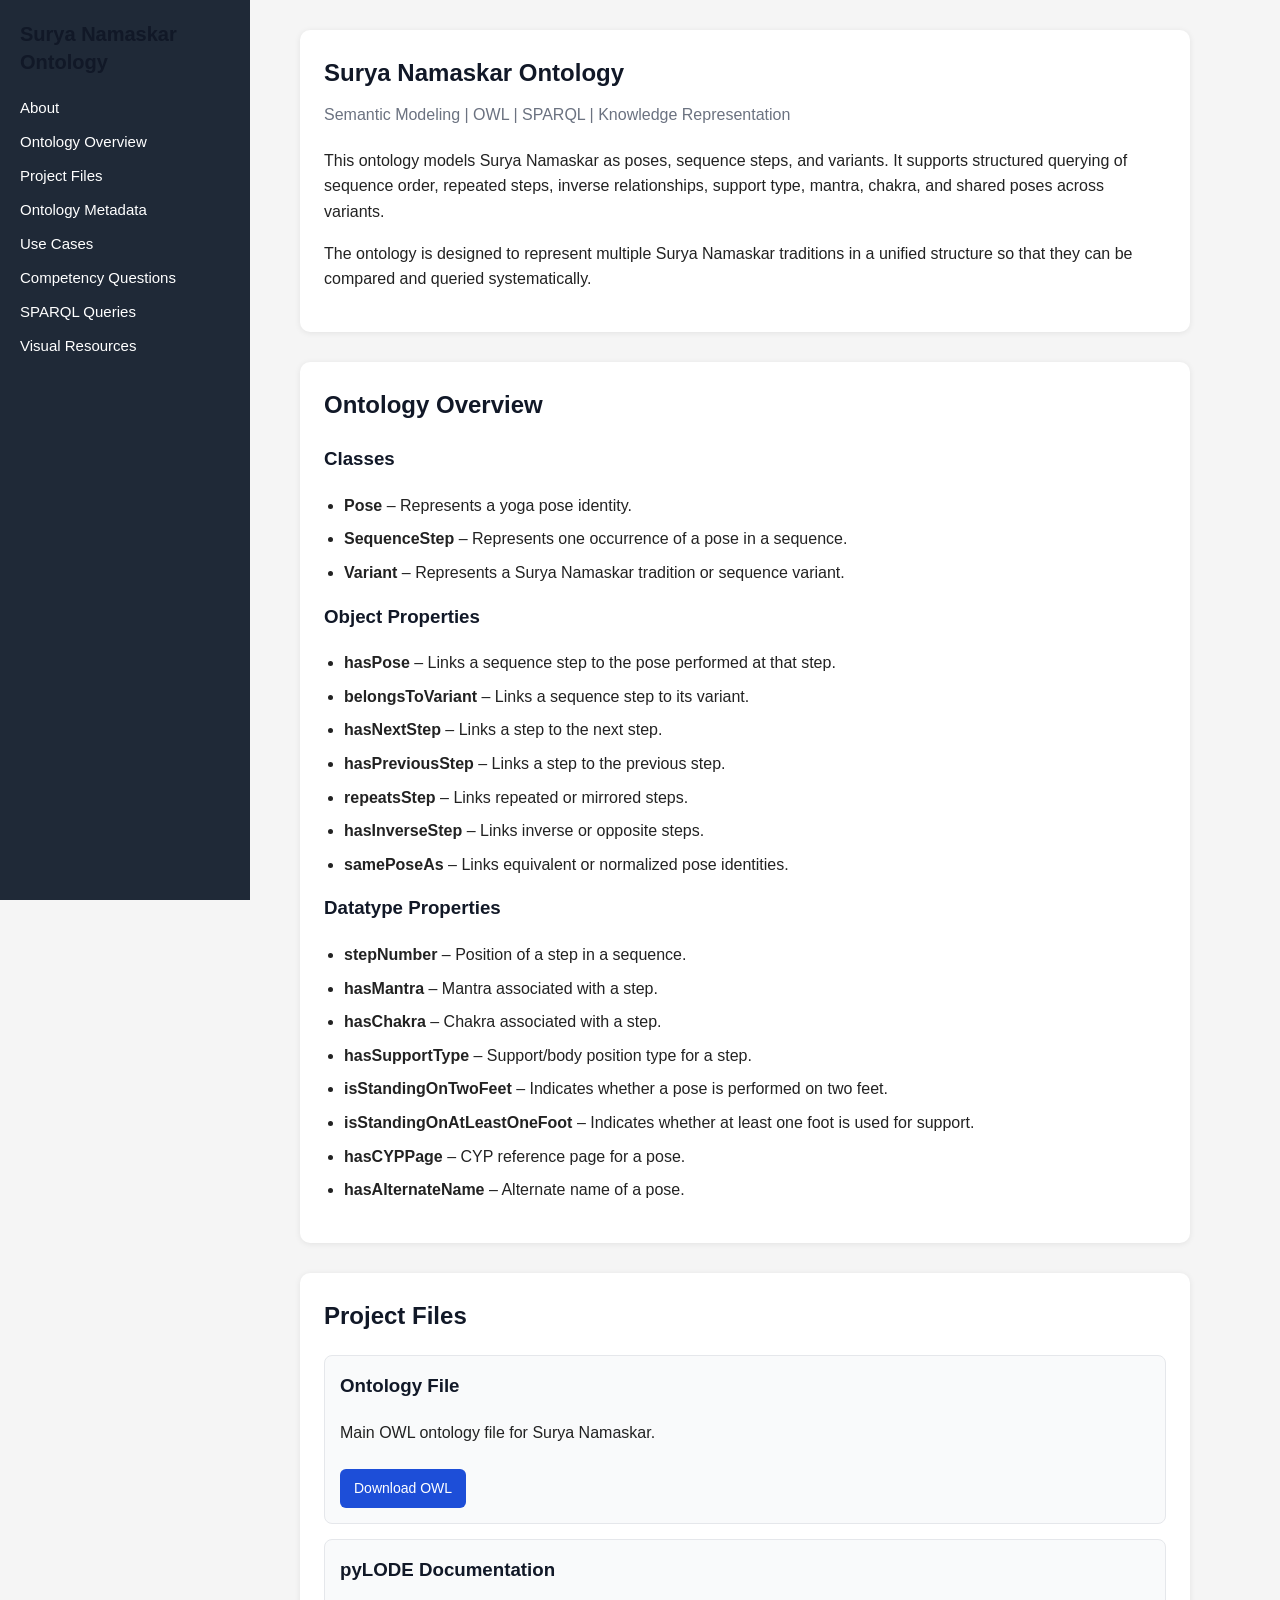
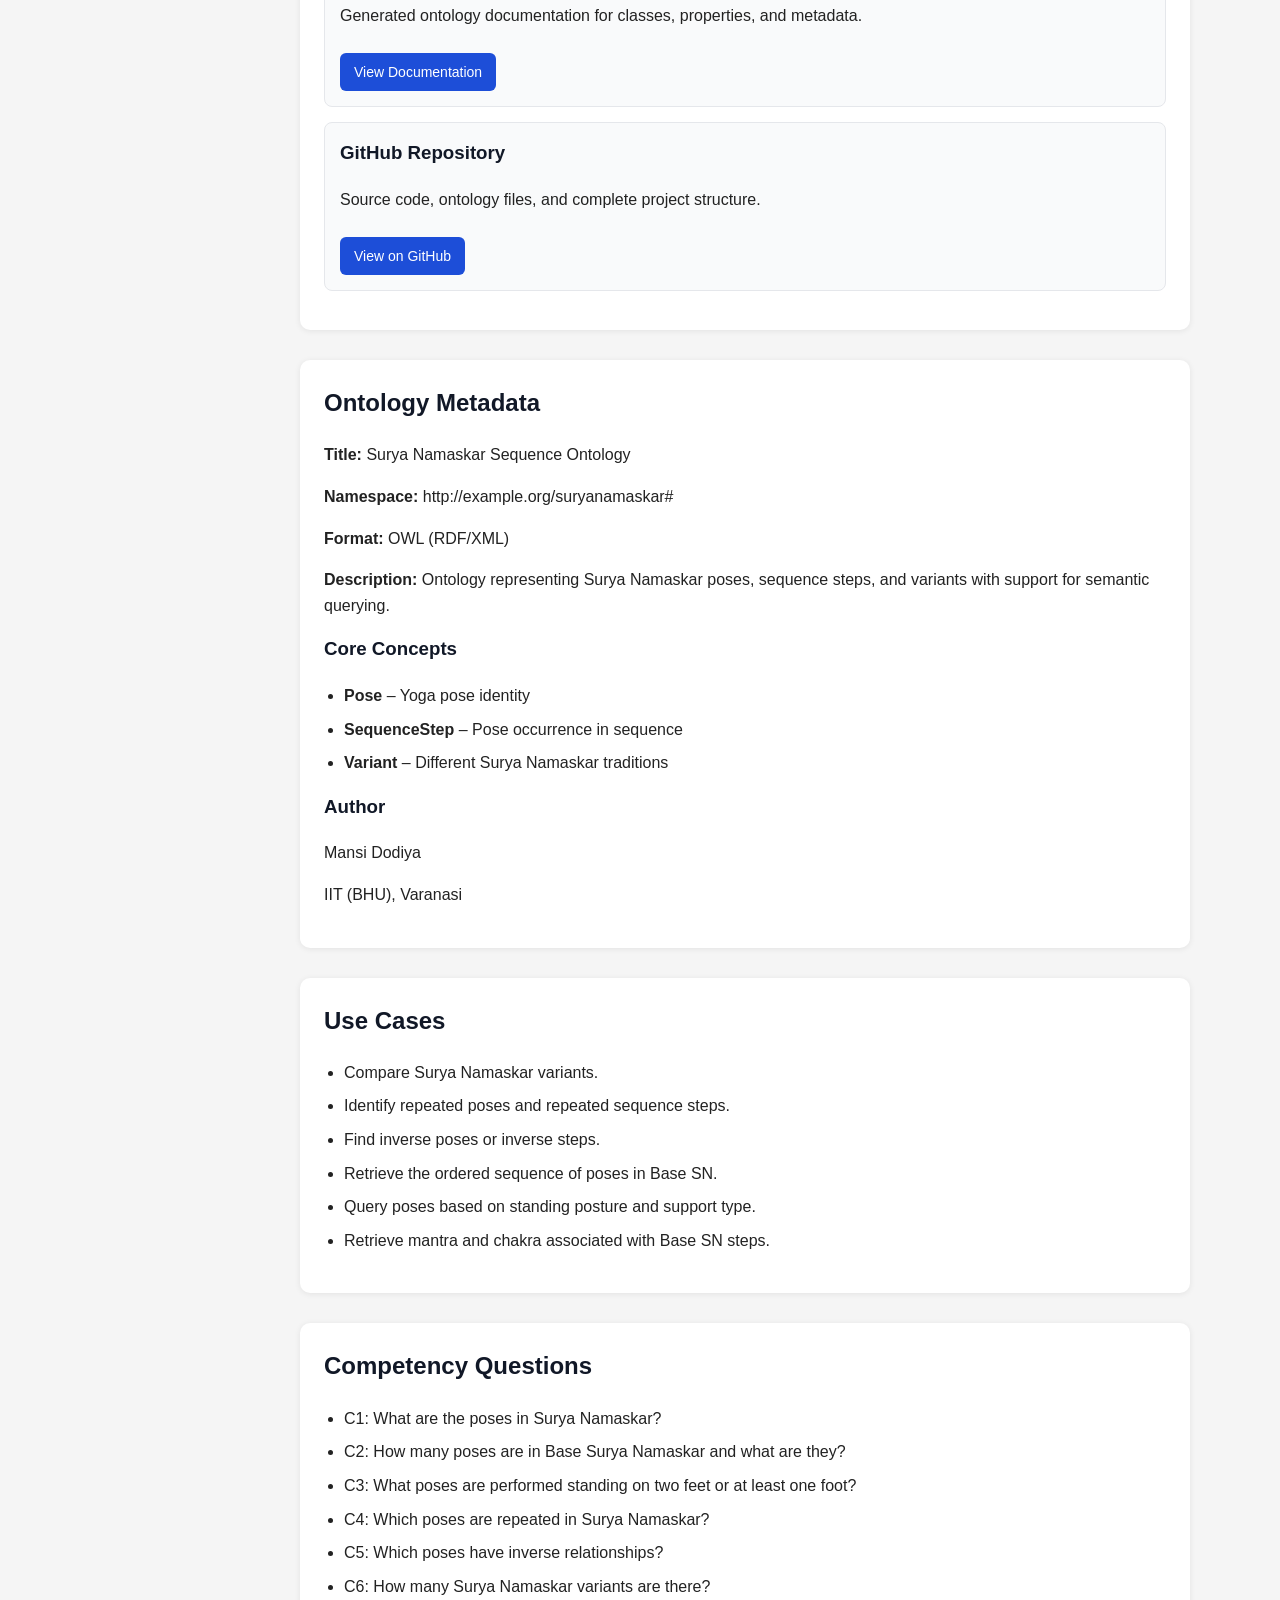
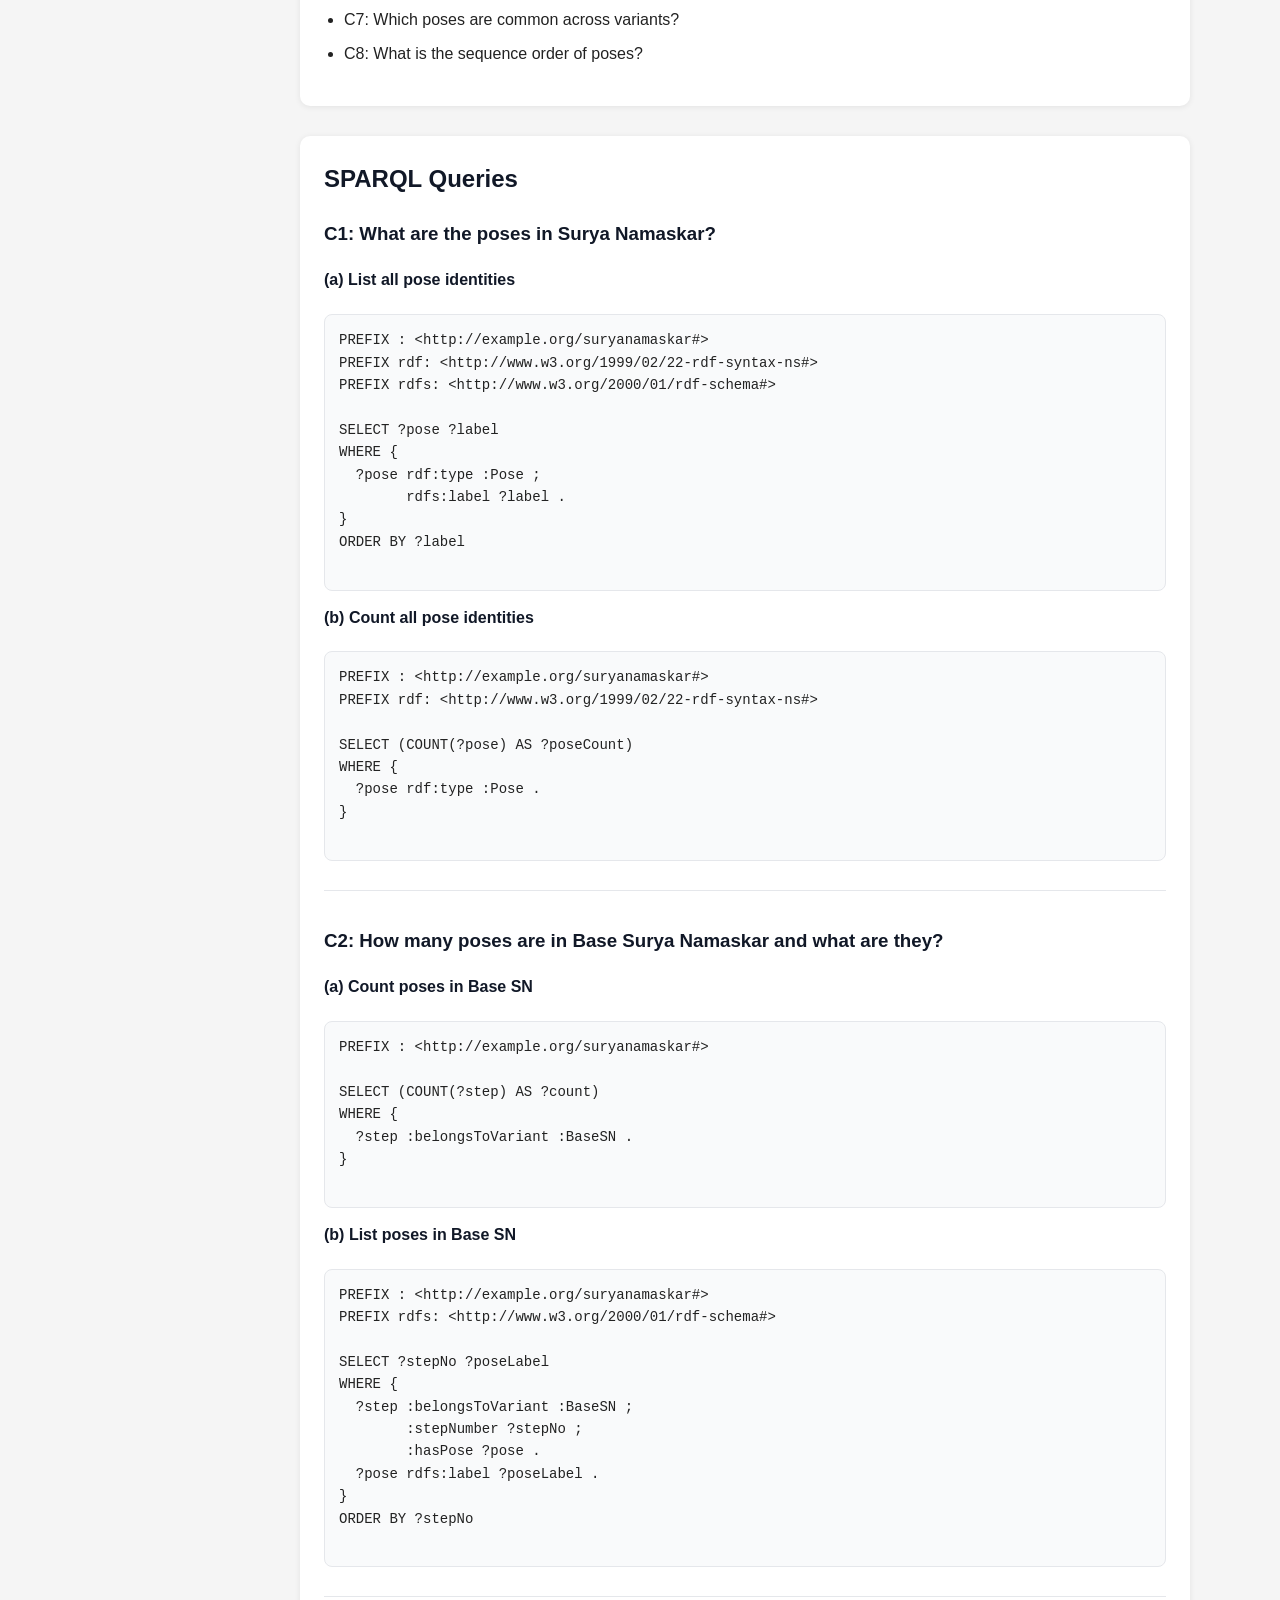
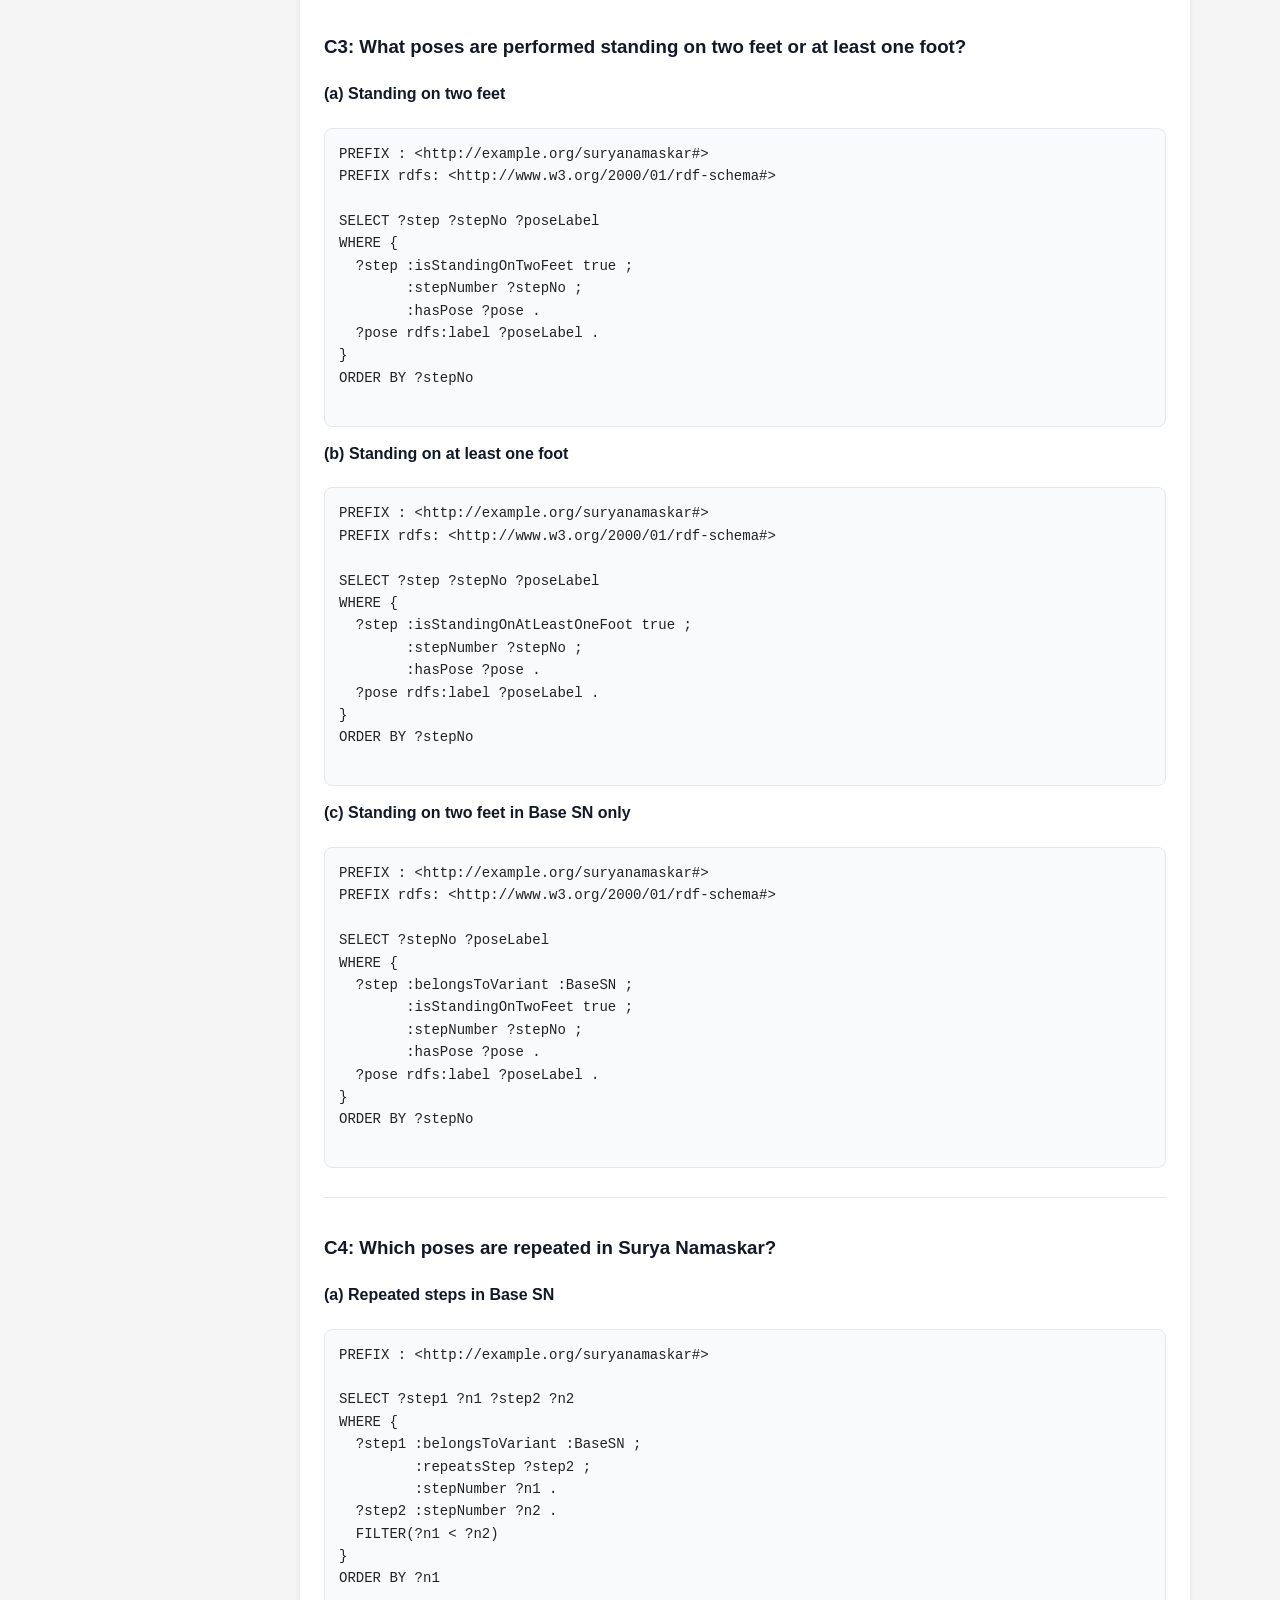
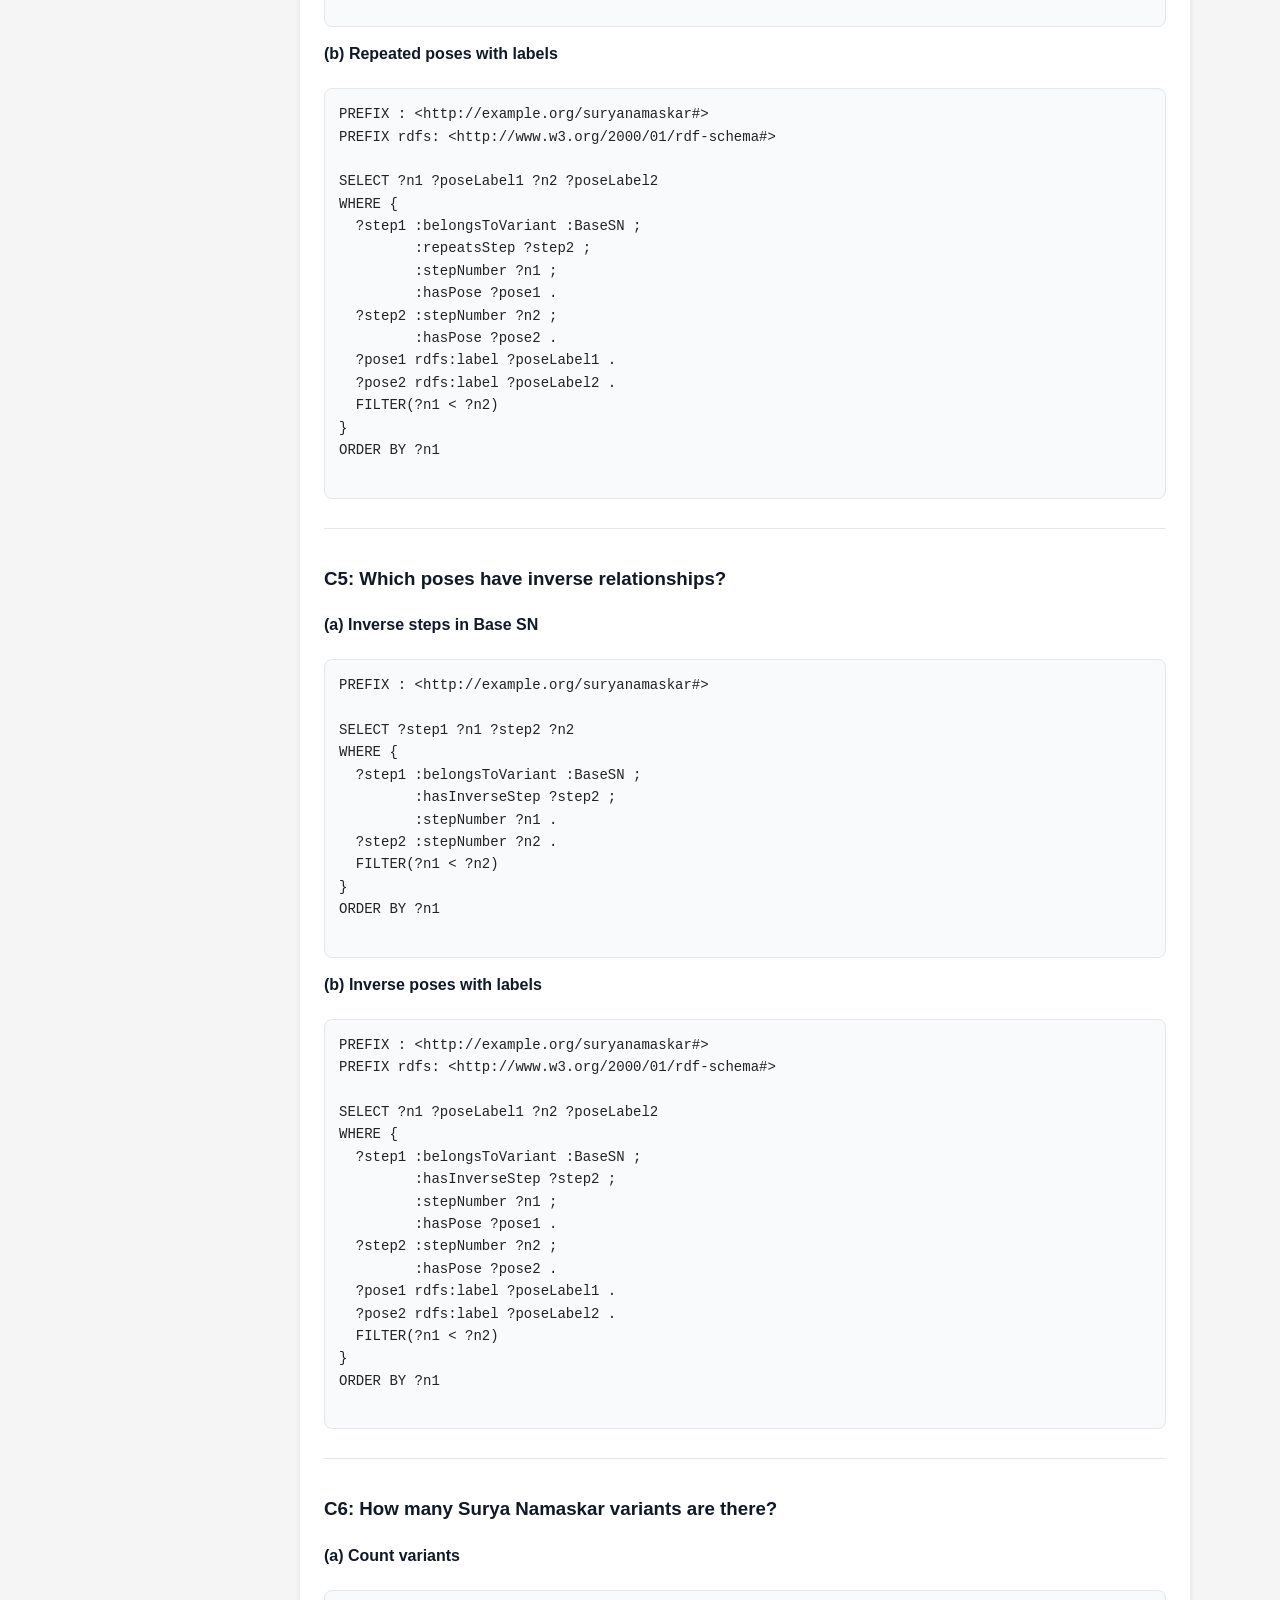
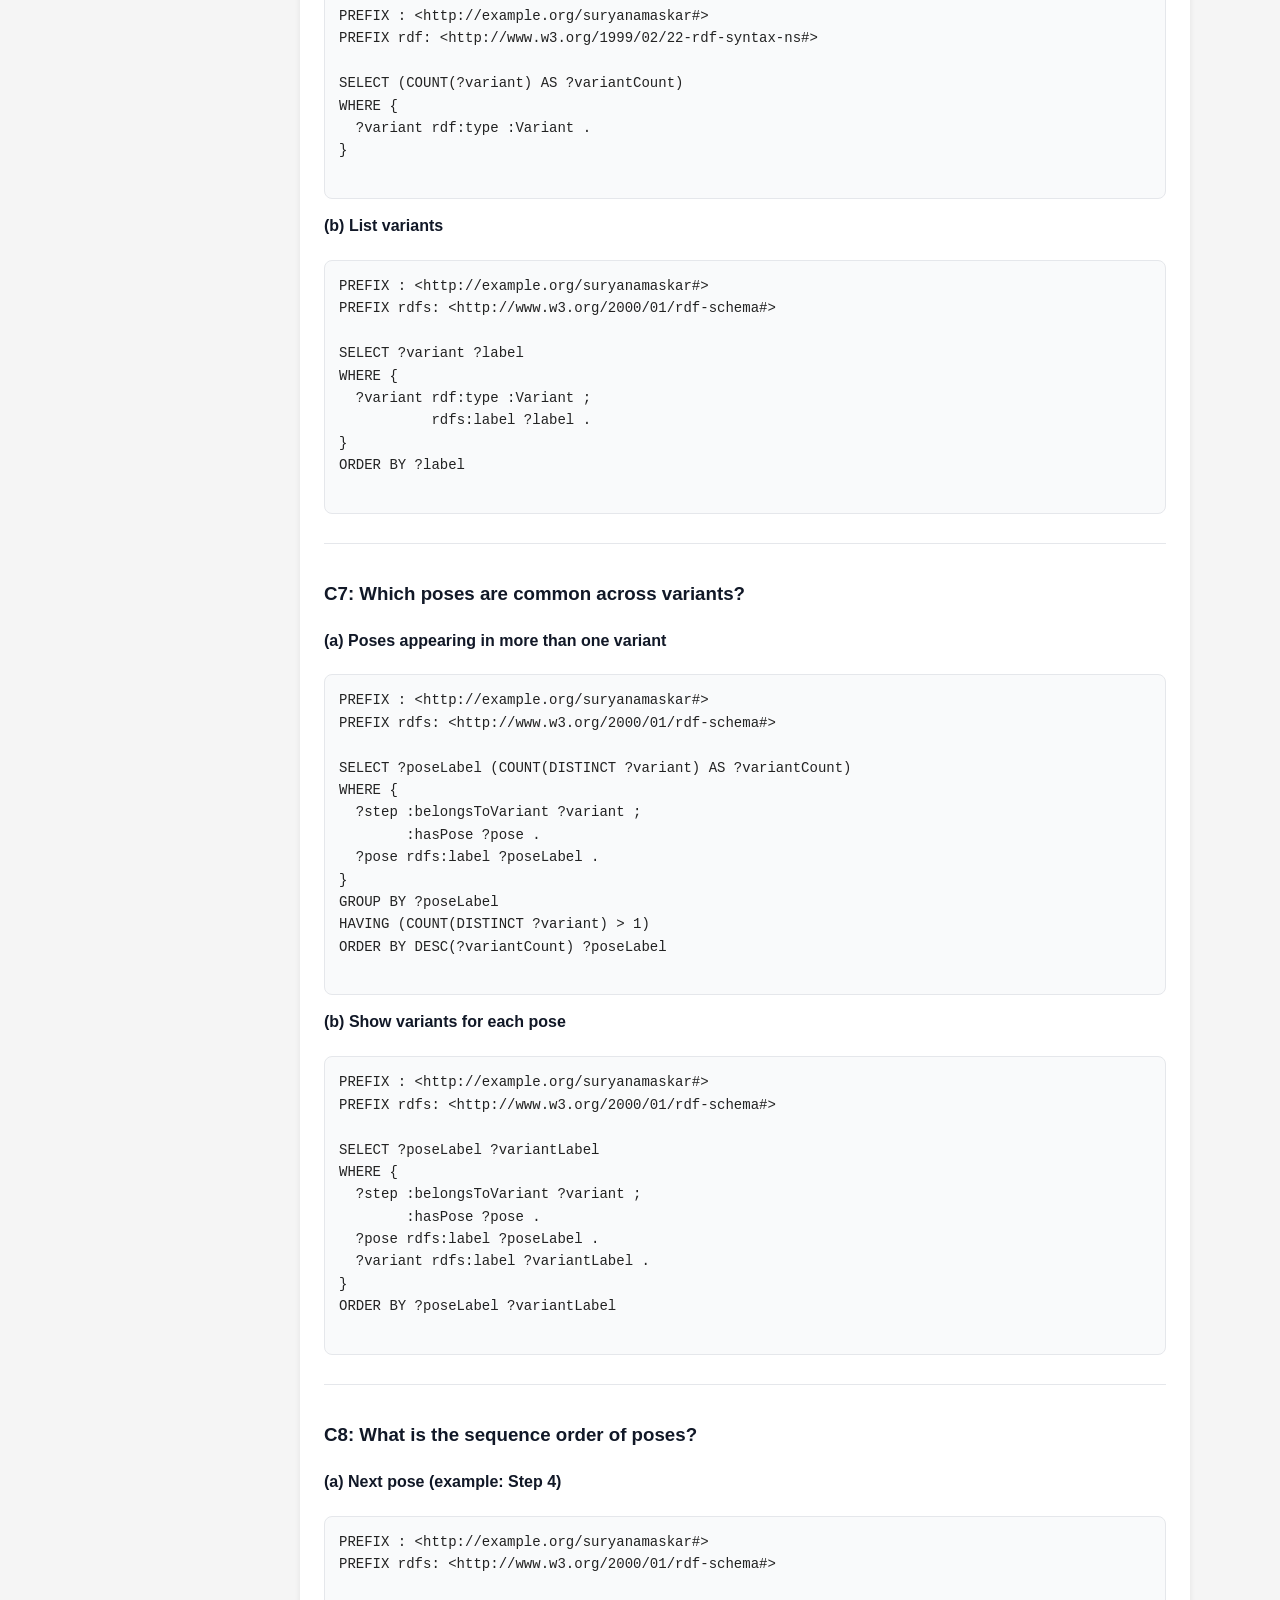
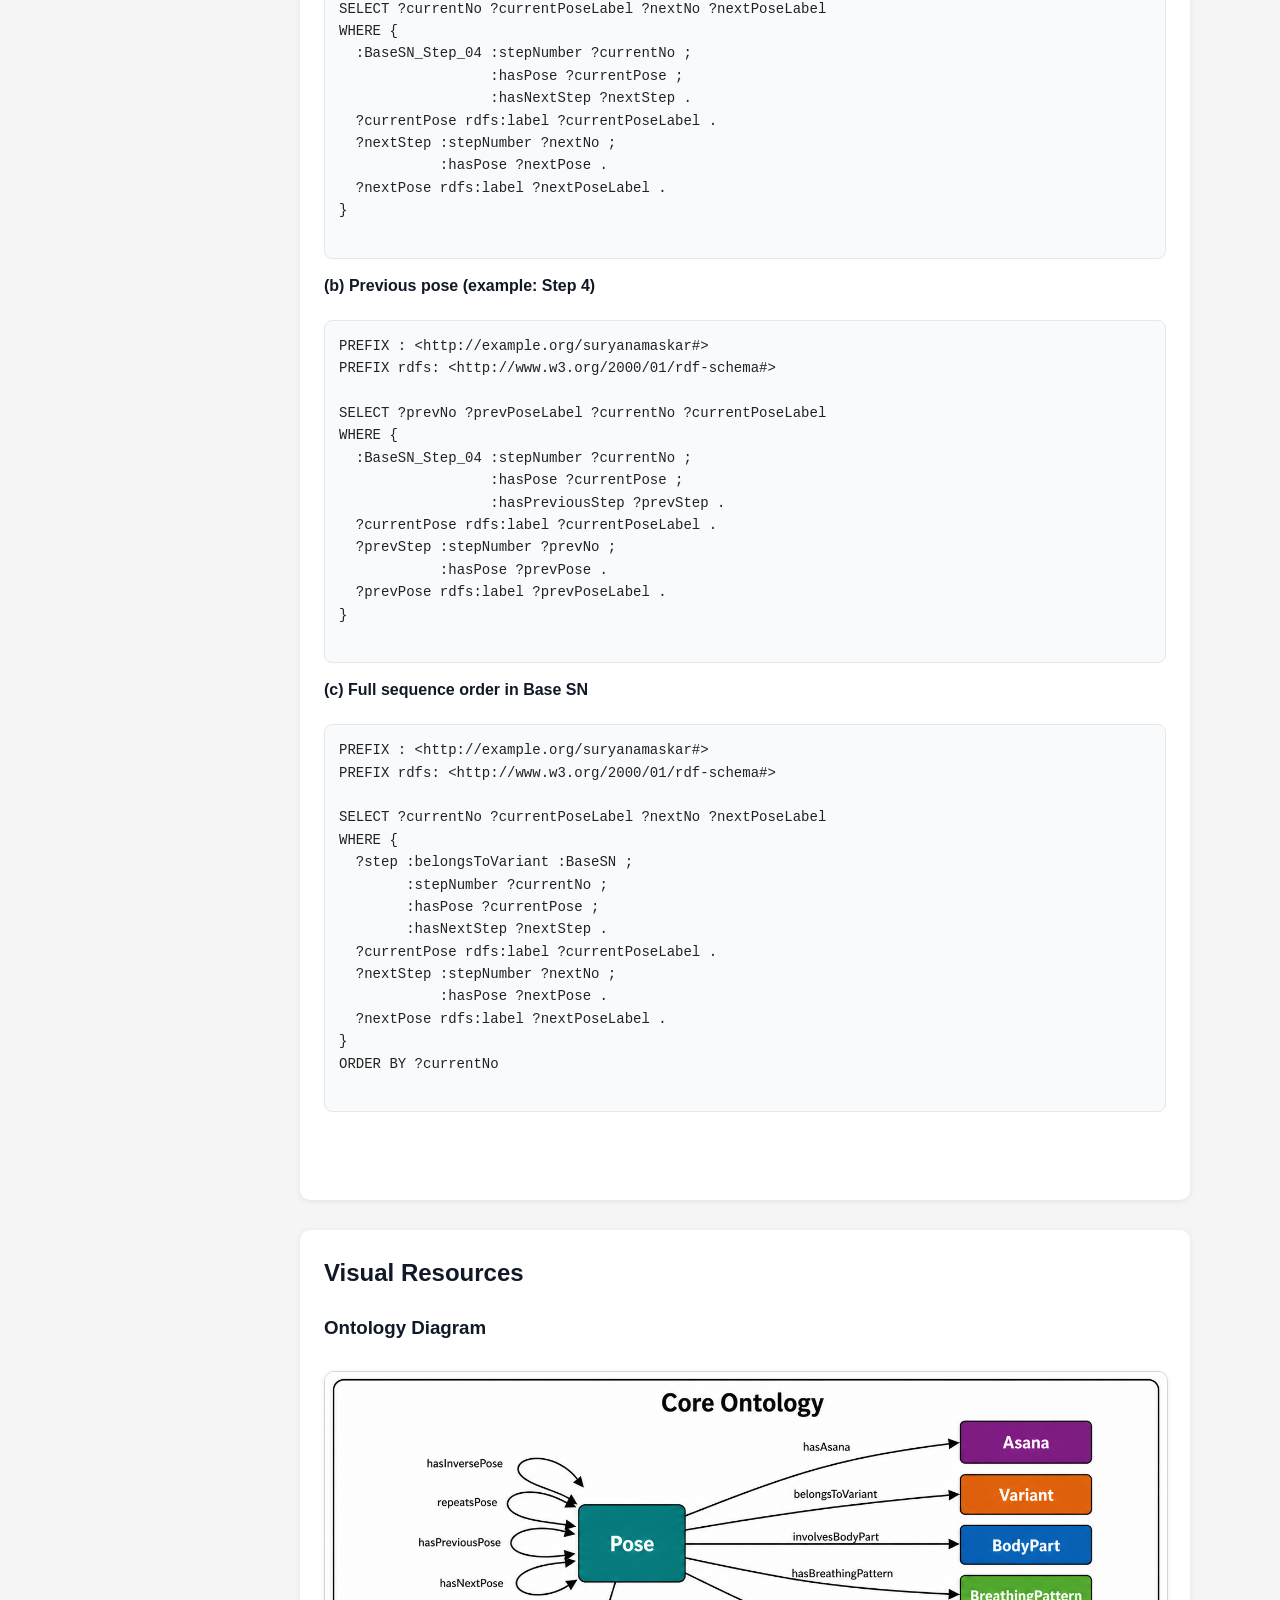
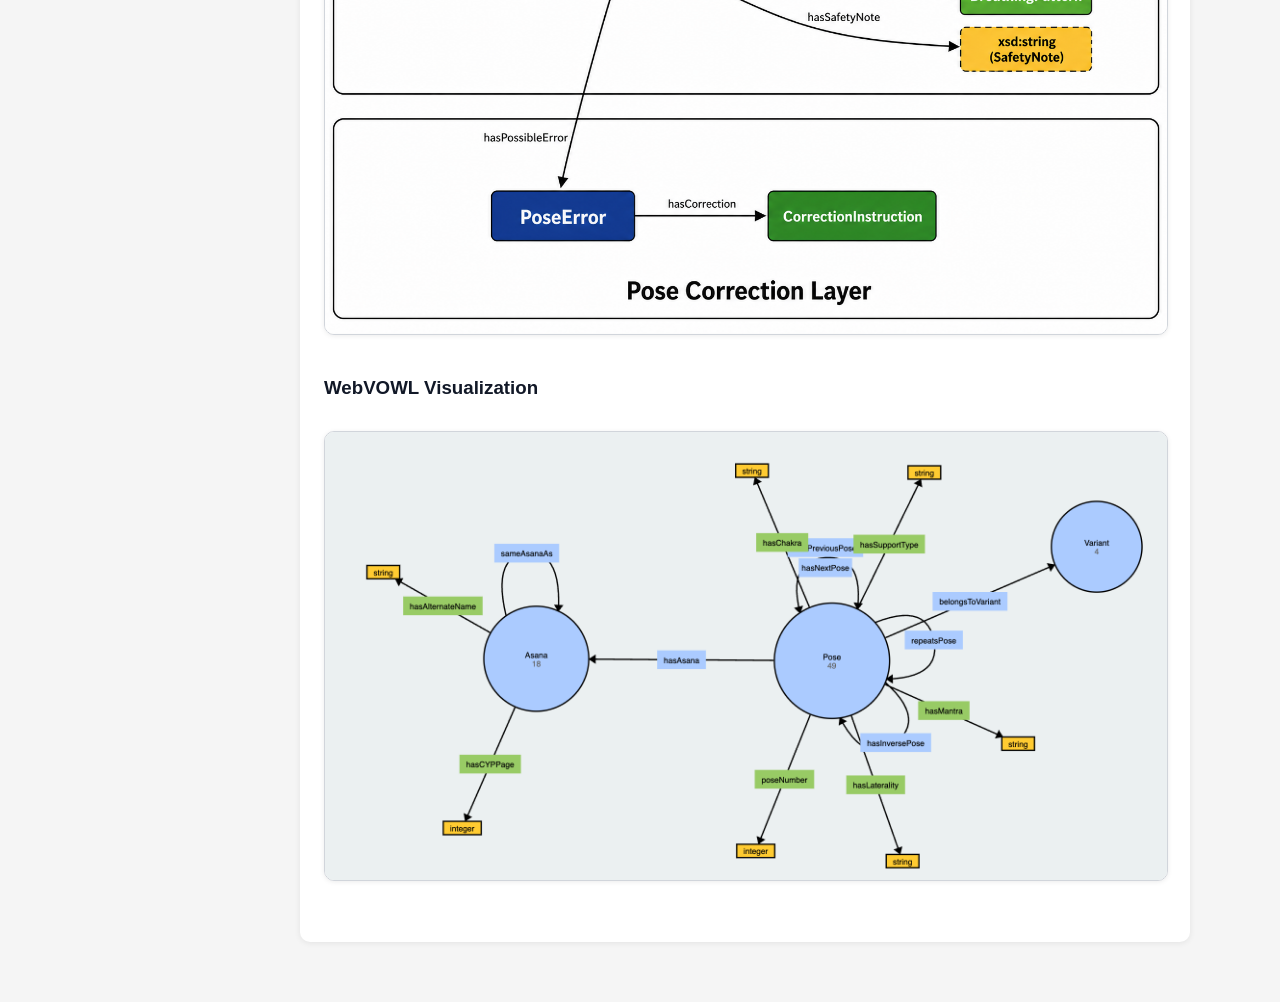
<file: index.html>
<!DOCTYPE html>
<html lang="en">
<head>
  <meta charset="UTF-8" />
  <meta name="viewport" content="width=device-width, initial-scale=1.0" />
  <title>Surya Namaskar Ontology</title>
  <link rel="stylesheet" href="style.css" />
</head>
<body>
  <div class="container">
    <aside class="sidebar">
      <h2>Surya Namaskar Ontology</h2>
      <nav>
        <a href="#about">About</a>
        <a href="#ontology">Ontology Overview</a>
        <a href="#files">Project Files</a>
        <a href="#metadata">Ontology Metadata</a>
        <a href="#usecases">Use Cases</a>
        <a href="#cq">Competency Questions</a>
        <a href="#sparql">SPARQL Queries</a>
        <a href="#visuals">Visual Resources</a>
      </nav>
    </aside>

    <main class="content">
      <section id="about">
        <h1>Surya Namaskar Ontology</h1>
        <p class="subtitle">Semantic Modeling | OWL | SPARQL | Knowledge Representation</p>
        <p>
          This ontology models Surya Namaskar as poses, sequence steps, and variants.
          It supports structured querying of sequence order, repeated steps, inverse
          relationships, support type, mantra, chakra, and shared poses across variants.
        </p>
        <p>
          The ontology is designed to represent multiple Surya Namaskar traditions in
          a unified structure so that they can be compared and queried systematically.
        </p>
      </section>

      <section id="ontology">
        <h2>Ontology Overview</h2>

        <h3>Classes</h3>
        <ul>
          <li><strong>Pose</strong> – Represents a yoga pose identity.</li>
          <li><strong>SequenceStep</strong> – Represents one occurrence of a pose in a sequence.</li>
          <li><strong>Variant</strong> – Represents a Surya Namaskar tradition or sequence variant.</li>
        </ul>

        <h3>Object Properties</h3>
        <ul>
          <li><strong>hasPose</strong> – Links a sequence step to the pose performed at that step.</li>
          <li><strong>belongsToVariant</strong> – Links a sequence step to its variant.</li>
          <li><strong>hasNextStep</strong> – Links a step to the next step.</li>
          <li><strong>hasPreviousStep</strong> – Links a step to the previous step.</li>
          <li><strong>repeatsStep</strong> – Links repeated or mirrored steps.</li>
          <li><strong>hasInverseStep</strong> – Links inverse or opposite steps.</li>
          <li><strong>samePoseAs</strong> – Links equivalent or normalized pose identities.</li>
        </ul>

        <h3>Datatype Properties</h3>
        <ul>
          <li><strong>stepNumber</strong> – Position of a step in a sequence.</li>
          <li><strong>hasMantra</strong> – Mantra associated with a step.</li>
          <li><strong>hasChakra</strong> – Chakra associated with a step.</li>
          <li><strong>hasSupportType</strong> – Support/body position type for a step.</li>
          <li><strong>isStandingOnTwoFeet</strong> – Indicates whether a pose is performed on two feet.</li>
          <li><strong>isStandingOnAtLeastOneFoot</strong> – Indicates whether at least one foot is used for support.</li>
          <li><strong>hasCYPPage</strong> – CYP reference page for a pose.</li>
          <li><strong>hasAlternateName</strong> – Alternate name of a pose.</li>
        </ul>
      </section>

      <section id="files">
        <h2>Project Files</h2>

        <div class="file-box">
          <h3>Ontology File</h3>
          <p>Main OWL ontology file for Surya Namaskar.</p>
          <a class="btn" href="models/combined.owl" download>Download OWL</a>
        </div>

        <div class="file-box">
          <h3>pyLODE Documentation</h3>
          <p>Generated ontology documentation for classes, properties, and metadata.</p>
          <a class="btn" href="docs/ontology-doc.html" target="_blank">View Documentation</a>
        </div>

        <div class="file-box">
          <h3>GitHub Repository</h3>
          <p>Source code, ontology files, and complete project structure.</p>
          <a class="btn" href="https://github.com/mansidodiya01/sn-ontology-website" target="_blank">View on GitHub</a>
        </div>

      </section>

      <section id="metadata">
        <h2>Ontology Metadata</h2>

        <div class="metadata-box">
        <p><strong>Title:</strong> Surya Namaskar Sequence Ontology</p>
        <p><strong>Namespace:</strong> http://example.org/suryanamaskar#</p>
        <p><strong>Format:</strong> OWL (RDF/XML)</p>
        <p><strong>Description:</strong> Ontology representing Surya Namaskar poses, sequence steps, and variants with support for semantic querying.</p>

        <h3>Core Concepts</h3>
        <ul>
          <li><strong>Pose</strong> – Yoga pose identity</li>
          <li><strong>SequenceStep</strong> – Pose occurrence in sequence</li>
          <li><strong>Variant</strong> – Different Surya Namaskar traditions</li>
        </ul>

      <h3>Author</h3>
      <p>Mansi Dodiya</p>
      <p>IIT (BHU), Varanasi</p>
    </div>
</section>

      <section id="usecases">
        <h2>Use Cases</h2>
        <ul>
          <li>Compare Surya Namaskar variants.</li>
          <li>Identify repeated poses and repeated sequence steps.</li>
          <li>Find inverse poses or inverse steps.</li>
          <li>Retrieve the ordered sequence of poses in Base SN.</li>
          <li>Query poses based on standing posture and support type.</li>
          <li>Retrieve mantra and chakra associated with Base SN steps.</li>
        </ul>
      </section>

      <section id="cq">
        <h2>Competency Questions</h2>
        <ul>
          <li>C1: What are the poses in Surya Namaskar?</li>
          <li>C2: How many poses are in Base Surya Namaskar and what are they?</li>
          <li>C3: What poses are performed standing on two feet or at least one foot?</li>
          <li>C4: Which poses are repeated in Surya Namaskar?</li>
          <li>C5: Which poses have inverse relationships?</li>
          <li>C6: How many Surya Namaskar variants are there?</li>
          <li>C7: Which poses are common across variants?</li>
          <li>C8: What is the sequence order of poses?</li>
        </ul>
      </section>

      <section id="sparql">
        <h2>SPARQL Queries</h2>

        <div class="query-block">
          <h3>C1: What are the poses in Surya Namaskar?</h3>

          <h4>(a) List all pose identities</h4>
          <pre>
PREFIX : &lt;http://example.org/suryanamaskar#&gt;
PREFIX rdf: &lt;http://www.w3.org/1999/02/22-rdf-syntax-ns#&gt;
PREFIX rdfs: &lt;http://www.w3.org/2000/01/rdf-schema#&gt;

SELECT ?pose ?label
WHERE {
  ?pose rdf:type :Pose ;
        rdfs:label ?label .
}
ORDER BY ?label
          </pre>

          <h4>(b) Count all pose identities</h4>
          <pre>
PREFIX : &lt;http://example.org/suryanamaskar#&gt;
PREFIX rdf: &lt;http://www.w3.org/1999/02/22-rdf-syntax-ns#&gt;

SELECT (COUNT(?pose) AS ?poseCount)
WHERE {
  ?pose rdf:type :Pose .
}
          </pre>
        </div>

        <div class="query-block">
          <h3>C2: How many poses are in Base Surya Namaskar and what are they?</h3>

          <h4>(a) Count poses in Base SN</h4>
          <pre>
PREFIX : &lt;http://example.org/suryanamaskar#&gt;

SELECT (COUNT(?step) AS ?count)
WHERE {
  ?step :belongsToVariant :BaseSN .
}
          </pre>

          <h4>(b) List poses in Base SN</h4>
          <pre>
PREFIX : &lt;http://example.org/suryanamaskar#&gt;
PREFIX rdfs: &lt;http://www.w3.org/2000/01/rdf-schema#&gt;

SELECT ?stepNo ?poseLabel
WHERE {
  ?step :belongsToVariant :BaseSN ;
        :stepNumber ?stepNo ;
        :hasPose ?pose .
  ?pose rdfs:label ?poseLabel .
}
ORDER BY ?stepNo
          </pre>
        </div>

        <div class="query-block">
          <h3>C3: What poses are performed standing on two feet or at least one foot?</h3>

          <h4>(a) Standing on two feet</h4>
          <pre>
PREFIX : &lt;http://example.org/suryanamaskar#&gt;
PREFIX rdfs: &lt;http://www.w3.org/2000/01/rdf-schema#&gt;

SELECT ?step ?stepNo ?poseLabel
WHERE {
  ?step :isStandingOnTwoFeet true ;
        :stepNumber ?stepNo ;
        :hasPose ?pose .
  ?pose rdfs:label ?poseLabel .
}
ORDER BY ?stepNo
          </pre>

          <h4>(b) Standing on at least one foot</h4>
          <pre>
PREFIX : &lt;http://example.org/suryanamaskar#&gt;
PREFIX rdfs: &lt;http://www.w3.org/2000/01/rdf-schema#&gt;

SELECT ?step ?stepNo ?poseLabel
WHERE {
  ?step :isStandingOnAtLeastOneFoot true ;
        :stepNumber ?stepNo ;
        :hasPose ?pose .
  ?pose rdfs:label ?poseLabel .
}
ORDER BY ?stepNo
          </pre>

          <h4>(c) Standing on two feet in Base SN only</h4>
          <pre>
PREFIX : &lt;http://example.org/suryanamaskar#&gt;
PREFIX rdfs: &lt;http://www.w3.org/2000/01/rdf-schema#&gt;

SELECT ?stepNo ?poseLabel
WHERE {
  ?step :belongsToVariant :BaseSN ;
        :isStandingOnTwoFeet true ;
        :stepNumber ?stepNo ;
        :hasPose ?pose .
  ?pose rdfs:label ?poseLabel .
}
ORDER BY ?stepNo
          </pre>
        </div>

        <div class="query-block">
          <h3>C4: Which poses are repeated in Surya Namaskar?</h3>

          <h4>(a) Repeated steps in Base SN</h4>
          <pre>
PREFIX : &lt;http://example.org/suryanamaskar#&gt;

SELECT ?step1 ?n1 ?step2 ?n2
WHERE {
  ?step1 :belongsToVariant :BaseSN ;
         :repeatsStep ?step2 ;
         :stepNumber ?n1 .
  ?step2 :stepNumber ?n2 .
  FILTER(?n1 &lt; ?n2)
}
ORDER BY ?n1
          </pre>

          <h4>(b) Repeated poses with labels</h4>
          <pre>
PREFIX : &lt;http://example.org/suryanamaskar#&gt;
PREFIX rdfs: &lt;http://www.w3.org/2000/01/rdf-schema#&gt;

SELECT ?n1 ?poseLabel1 ?n2 ?poseLabel2
WHERE {
  ?step1 :belongsToVariant :BaseSN ;
         :repeatsStep ?step2 ;
         :stepNumber ?n1 ;
         :hasPose ?pose1 .
  ?step2 :stepNumber ?n2 ;
         :hasPose ?pose2 .
  ?pose1 rdfs:label ?poseLabel1 .
  ?pose2 rdfs:label ?poseLabel2 .
  FILTER(?n1 &lt; ?n2)
}
ORDER BY ?n1
          </pre>
        </div>

        <div class="query-block">
          <h3>C5: Which poses have inverse relationships?</h3>

          <h4>(a) Inverse steps in Base SN</h4>
          <pre>
PREFIX : &lt;http://example.org/suryanamaskar#&gt;

SELECT ?step1 ?n1 ?step2 ?n2
WHERE {
  ?step1 :belongsToVariant :BaseSN ;
         :hasInverseStep ?step2 ;
         :stepNumber ?n1 .
  ?step2 :stepNumber ?n2 .
  FILTER(?n1 &lt; ?n2)
}
ORDER BY ?n1
          </pre>

          <h4>(b) Inverse poses with labels</h4>
          <pre>
PREFIX : &lt;http://example.org/suryanamaskar#&gt;
PREFIX rdfs: &lt;http://www.w3.org/2000/01/rdf-schema#&gt;

SELECT ?n1 ?poseLabel1 ?n2 ?poseLabel2
WHERE {
  ?step1 :belongsToVariant :BaseSN ;
         :hasInverseStep ?step2 ;
         :stepNumber ?n1 ;
         :hasPose ?pose1 .
  ?step2 :stepNumber ?n2 ;
         :hasPose ?pose2 .
  ?pose1 rdfs:label ?poseLabel1 .
  ?pose2 rdfs:label ?poseLabel2 .
  FILTER(?n1 &lt; ?n2)
}
ORDER BY ?n1
          </pre>
        </div>

        <div class="query-block">
          <h3>C6: How many Surya Namaskar variants are there?</h3>

          <h4>(a) Count variants</h4>
          <pre>
PREFIX : &lt;http://example.org/suryanamaskar#&gt;
PREFIX rdf: &lt;http://www.w3.org/1999/02/22-rdf-syntax-ns#&gt;

SELECT (COUNT(?variant) AS ?variantCount)
WHERE {
  ?variant rdf:type :Variant .
}
          </pre>

          <h4>(b) List variants</h4>
          <pre>
PREFIX : &lt;http://example.org/suryanamaskar#&gt;
PREFIX rdfs: &lt;http://www.w3.org/2000/01/rdf-schema#&gt;

SELECT ?variant ?label
WHERE {
  ?variant rdf:type :Variant ;
           rdfs:label ?label .
}
ORDER BY ?label
          </pre>
        </div>

        <div class="query-block">
          <h3>C7: Which poses are common across variants?</h3>

          <h4>(a) Poses appearing in more than one variant</h4>
          <pre>
PREFIX : &lt;http://example.org/suryanamaskar#&gt;
PREFIX rdfs: &lt;http://www.w3.org/2000/01/rdf-schema#&gt;

SELECT ?poseLabel (COUNT(DISTINCT ?variant) AS ?variantCount)
WHERE {
  ?step :belongsToVariant ?variant ;
        :hasPose ?pose .
  ?pose rdfs:label ?poseLabel .
}
GROUP BY ?poseLabel
HAVING (COUNT(DISTINCT ?variant) &gt; 1)
ORDER BY DESC(?variantCount) ?poseLabel
          </pre>

          <h4>(b) Show variants for each pose</h4>
          <pre>
PREFIX : &lt;http://example.org/suryanamaskar#&gt;
PREFIX rdfs: &lt;http://www.w3.org/2000/01/rdf-schema#&gt;

SELECT ?poseLabel ?variantLabel
WHERE {
  ?step :belongsToVariant ?variant ;
        :hasPose ?pose .
  ?pose rdfs:label ?poseLabel .
  ?variant rdfs:label ?variantLabel .
}
ORDER BY ?poseLabel ?variantLabel
          </pre>
        </div>

        <div class="query-block">
          <h3>C8: What is the sequence order of poses?</h3>

          <h4>(a) Next pose (example: Step 4)</h4>
          <pre>
PREFIX : &lt;http://example.org/suryanamaskar#&gt;
PREFIX rdfs: &lt;http://www.w3.org/2000/01/rdf-schema#&gt;

SELECT ?currentNo ?currentPoseLabel ?nextNo ?nextPoseLabel
WHERE {
  :BaseSN_Step_04 :stepNumber ?currentNo ;
                  :hasPose ?currentPose ;
                  :hasNextStep ?nextStep .
  ?currentPose rdfs:label ?currentPoseLabel .
  ?nextStep :stepNumber ?nextNo ;
            :hasPose ?nextPose .
  ?nextPose rdfs:label ?nextPoseLabel .
}
          </pre>

          <h4>(b) Previous pose (example: Step 4)</h4>
          <pre>
PREFIX : &lt;http://example.org/suryanamaskar#&gt;
PREFIX rdfs: &lt;http://www.w3.org/2000/01/rdf-schema#&gt;

SELECT ?prevNo ?prevPoseLabel ?currentNo ?currentPoseLabel
WHERE {
  :BaseSN_Step_04 :stepNumber ?currentNo ;
                  :hasPose ?currentPose ;
                  :hasPreviousStep ?prevStep .
  ?currentPose rdfs:label ?currentPoseLabel .
  ?prevStep :stepNumber ?prevNo ;
            :hasPose ?prevPose .
  ?prevPose rdfs:label ?prevPoseLabel .
}
          </pre>

          <h4>(c) Full sequence order in Base SN</h4>
          <pre>
PREFIX : &lt;http://example.org/suryanamaskar#&gt;
PREFIX rdfs: &lt;http://www.w3.org/2000/01/rdf-schema#&gt;

SELECT ?currentNo ?currentPoseLabel ?nextNo ?nextPoseLabel
WHERE {
  ?step :belongsToVariant :BaseSN ;
        :stepNumber ?currentNo ;
        :hasPose ?currentPose ;
        :hasNextStep ?nextStep .
  ?currentPose rdfs:label ?currentPoseLabel .
  ?nextStep :stepNumber ?nextNo ;
            :hasPose ?nextPose .
  ?nextPose rdfs:label ?nextPoseLabel .
}
ORDER BY ?currentNo
          </pre>
        </div>
      </section>

      <section id="visuals">
        <h2>Visual Resources</h2>

        <div class="visual-block">
          <h3>Ontology Diagram</h3>
          <img src="images/ontology_diagram.png" alt="Ontology Diagram">
        </div>

        <div class="visual-block">
          <h3>WebVOWL Visualization</h3>
          <img src="images/webvowl.png" alt="WebVOWL View">
        </div>

        
      </section>

     
    </main>
  </div>
</body>
</html>
</file>
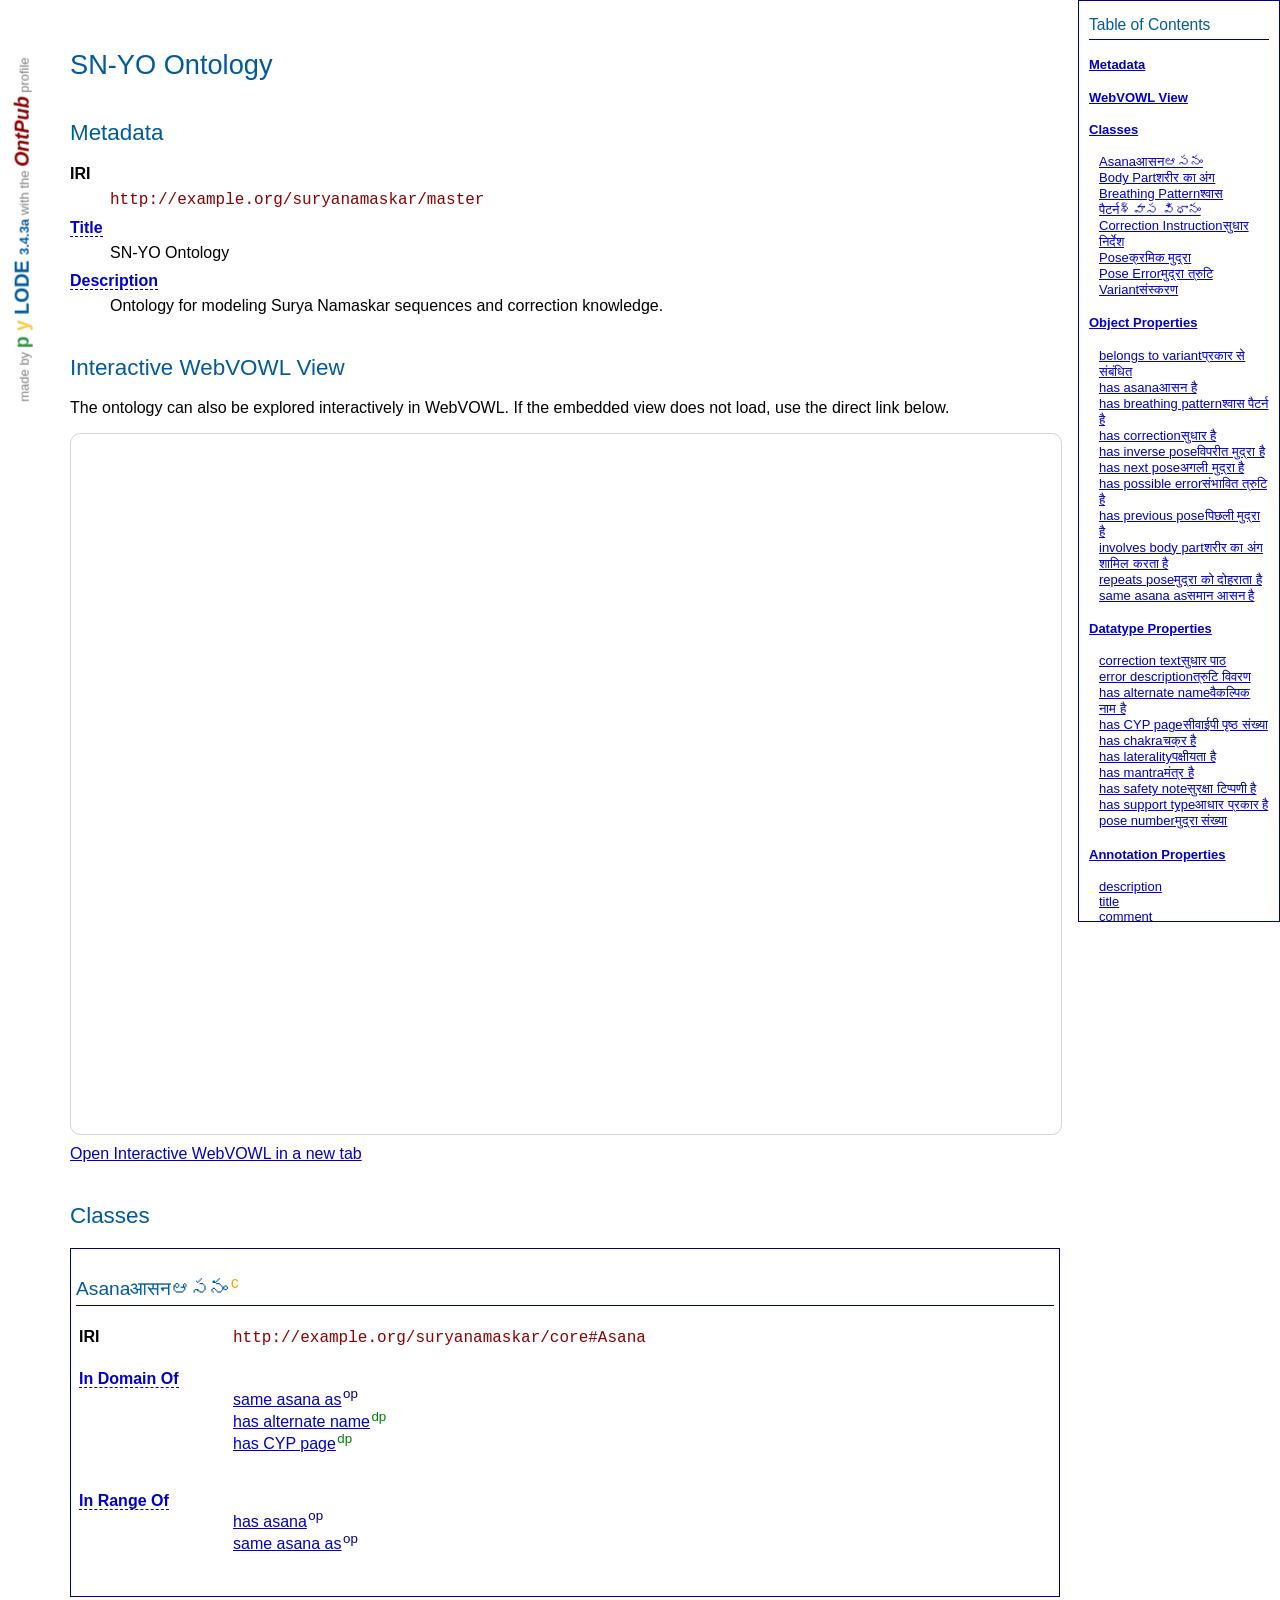
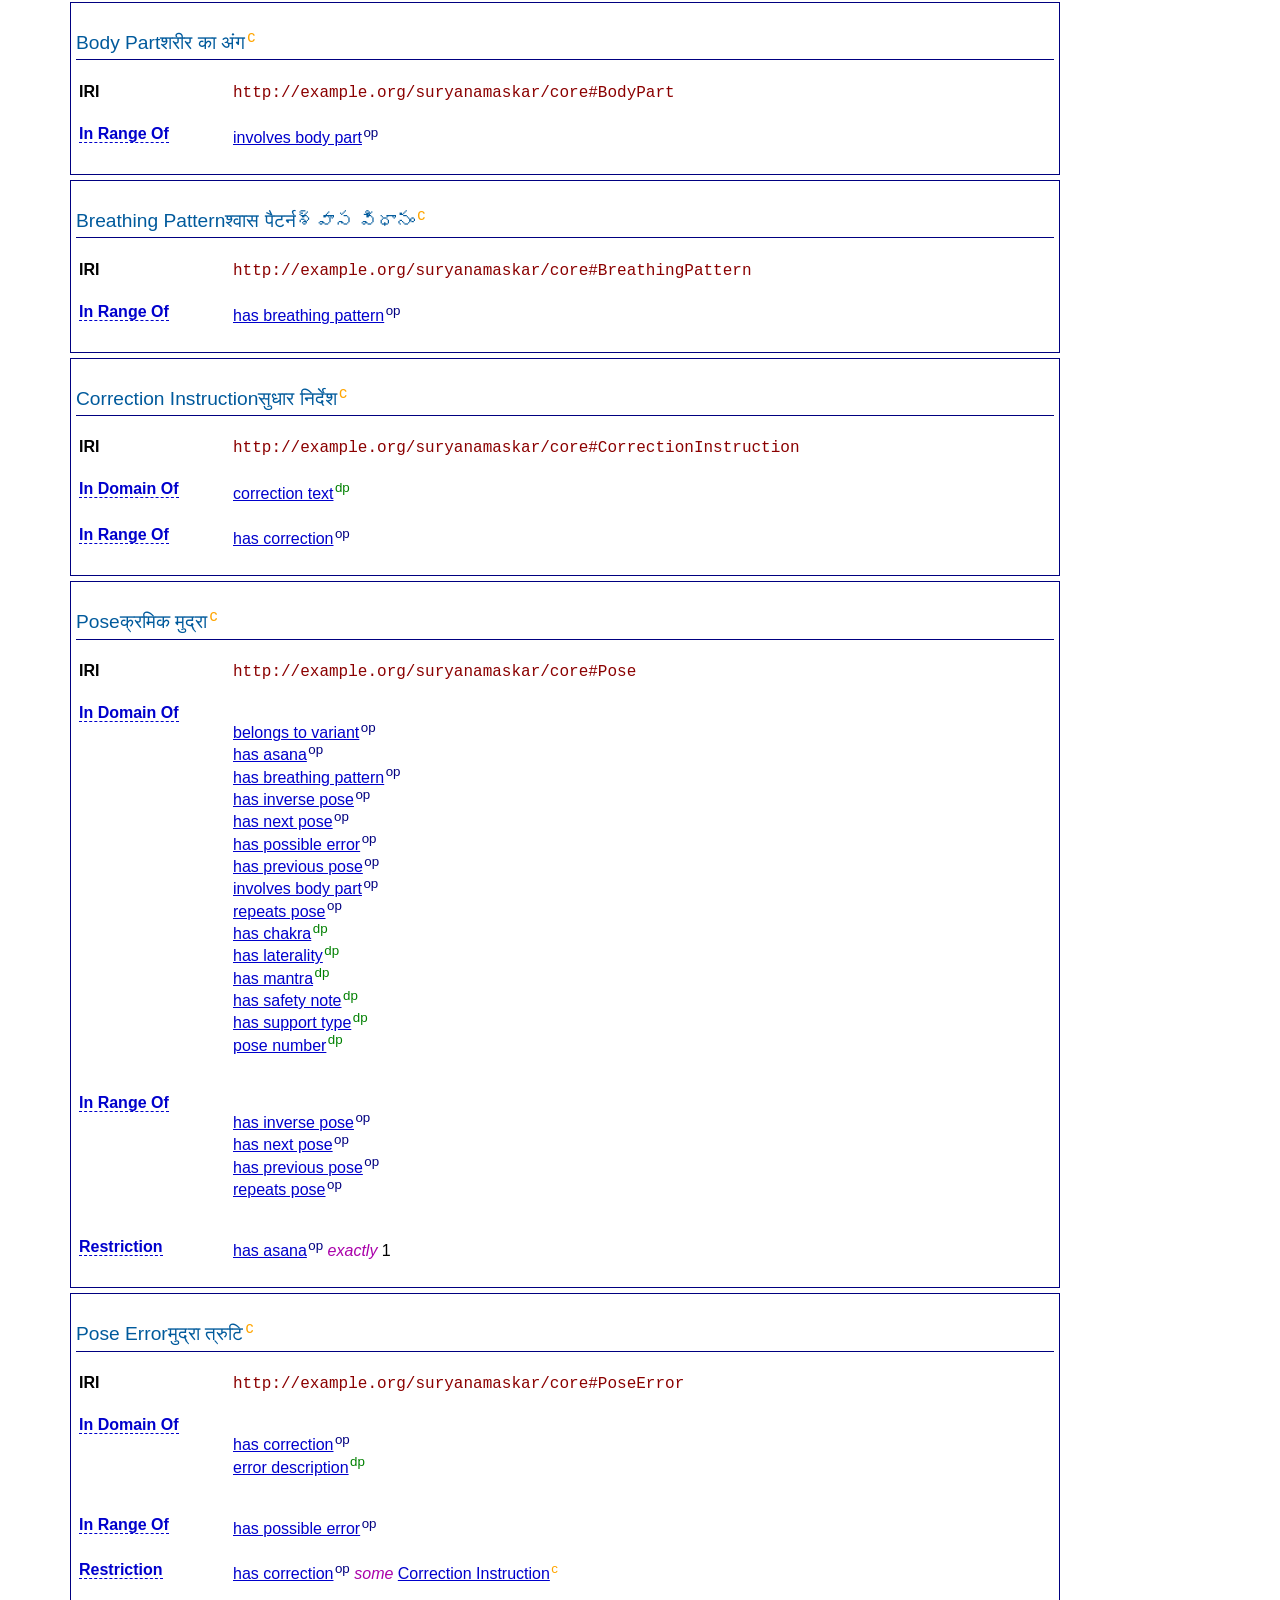
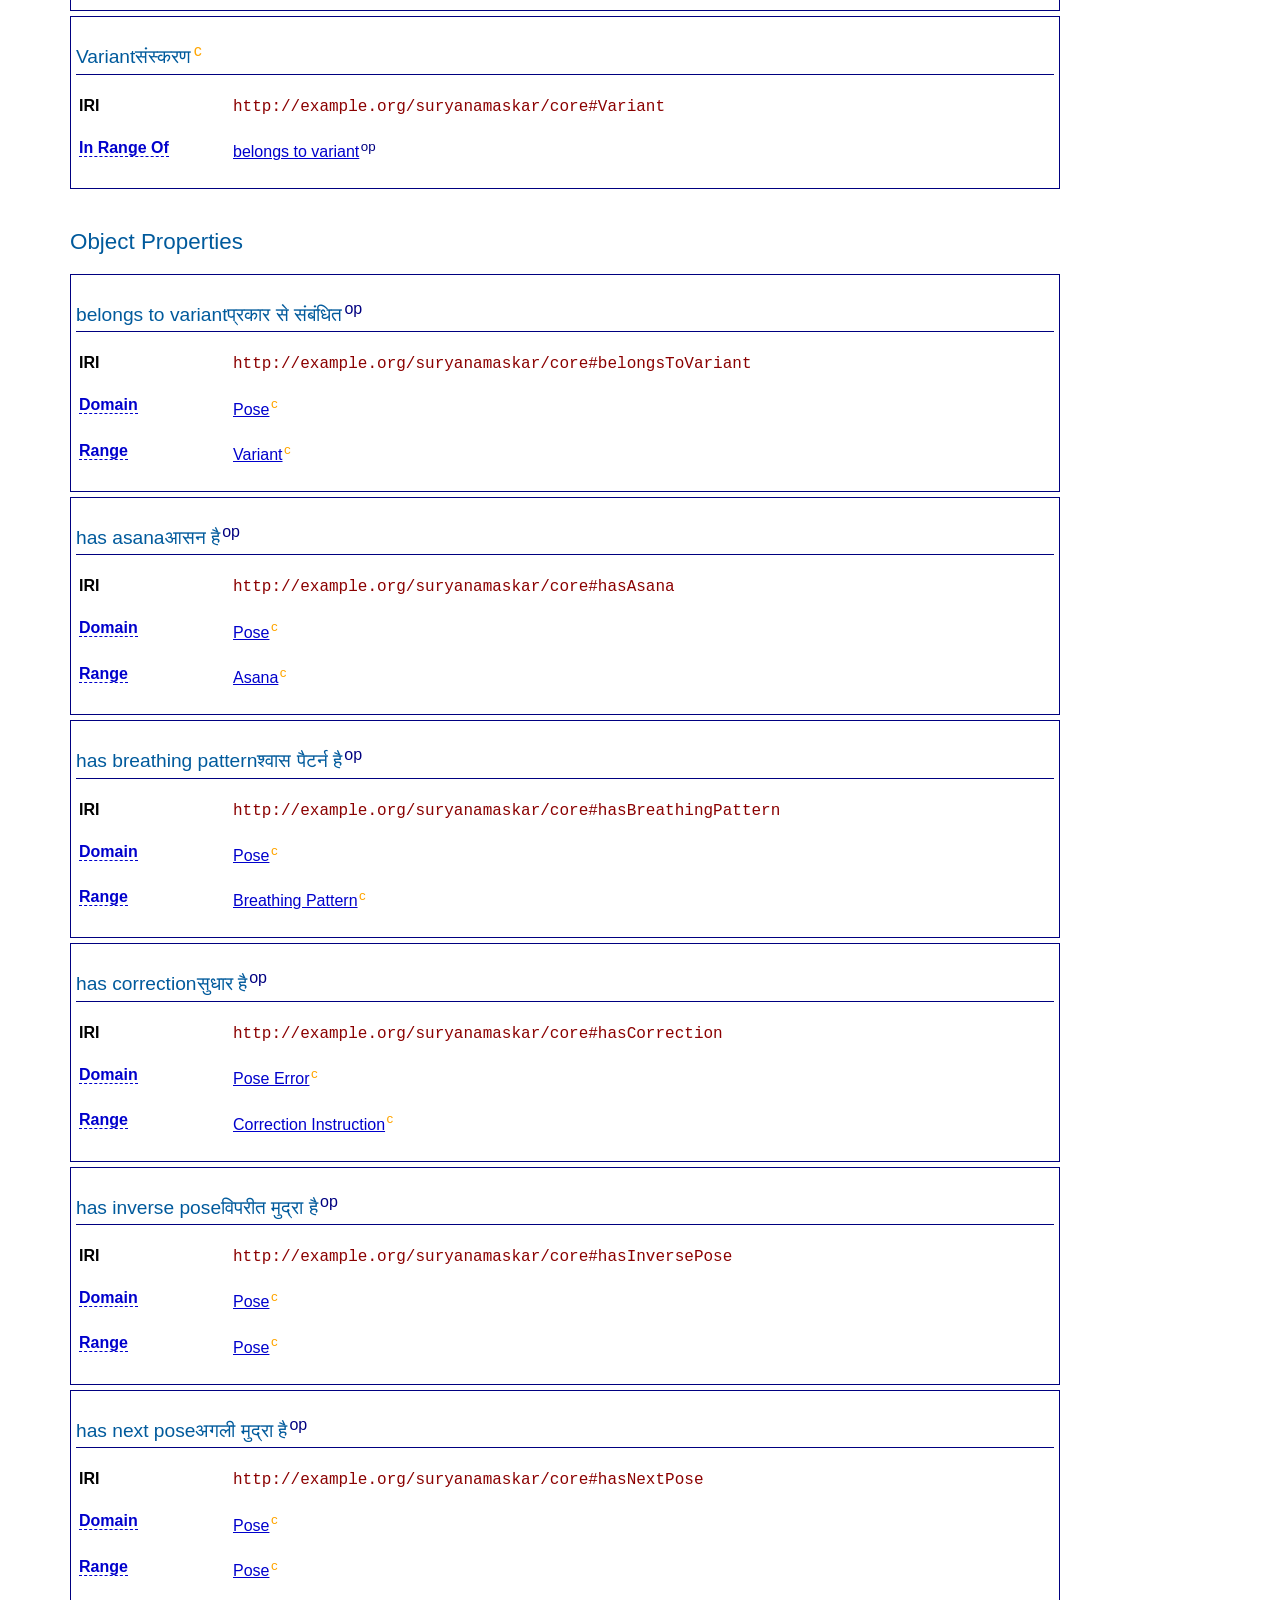
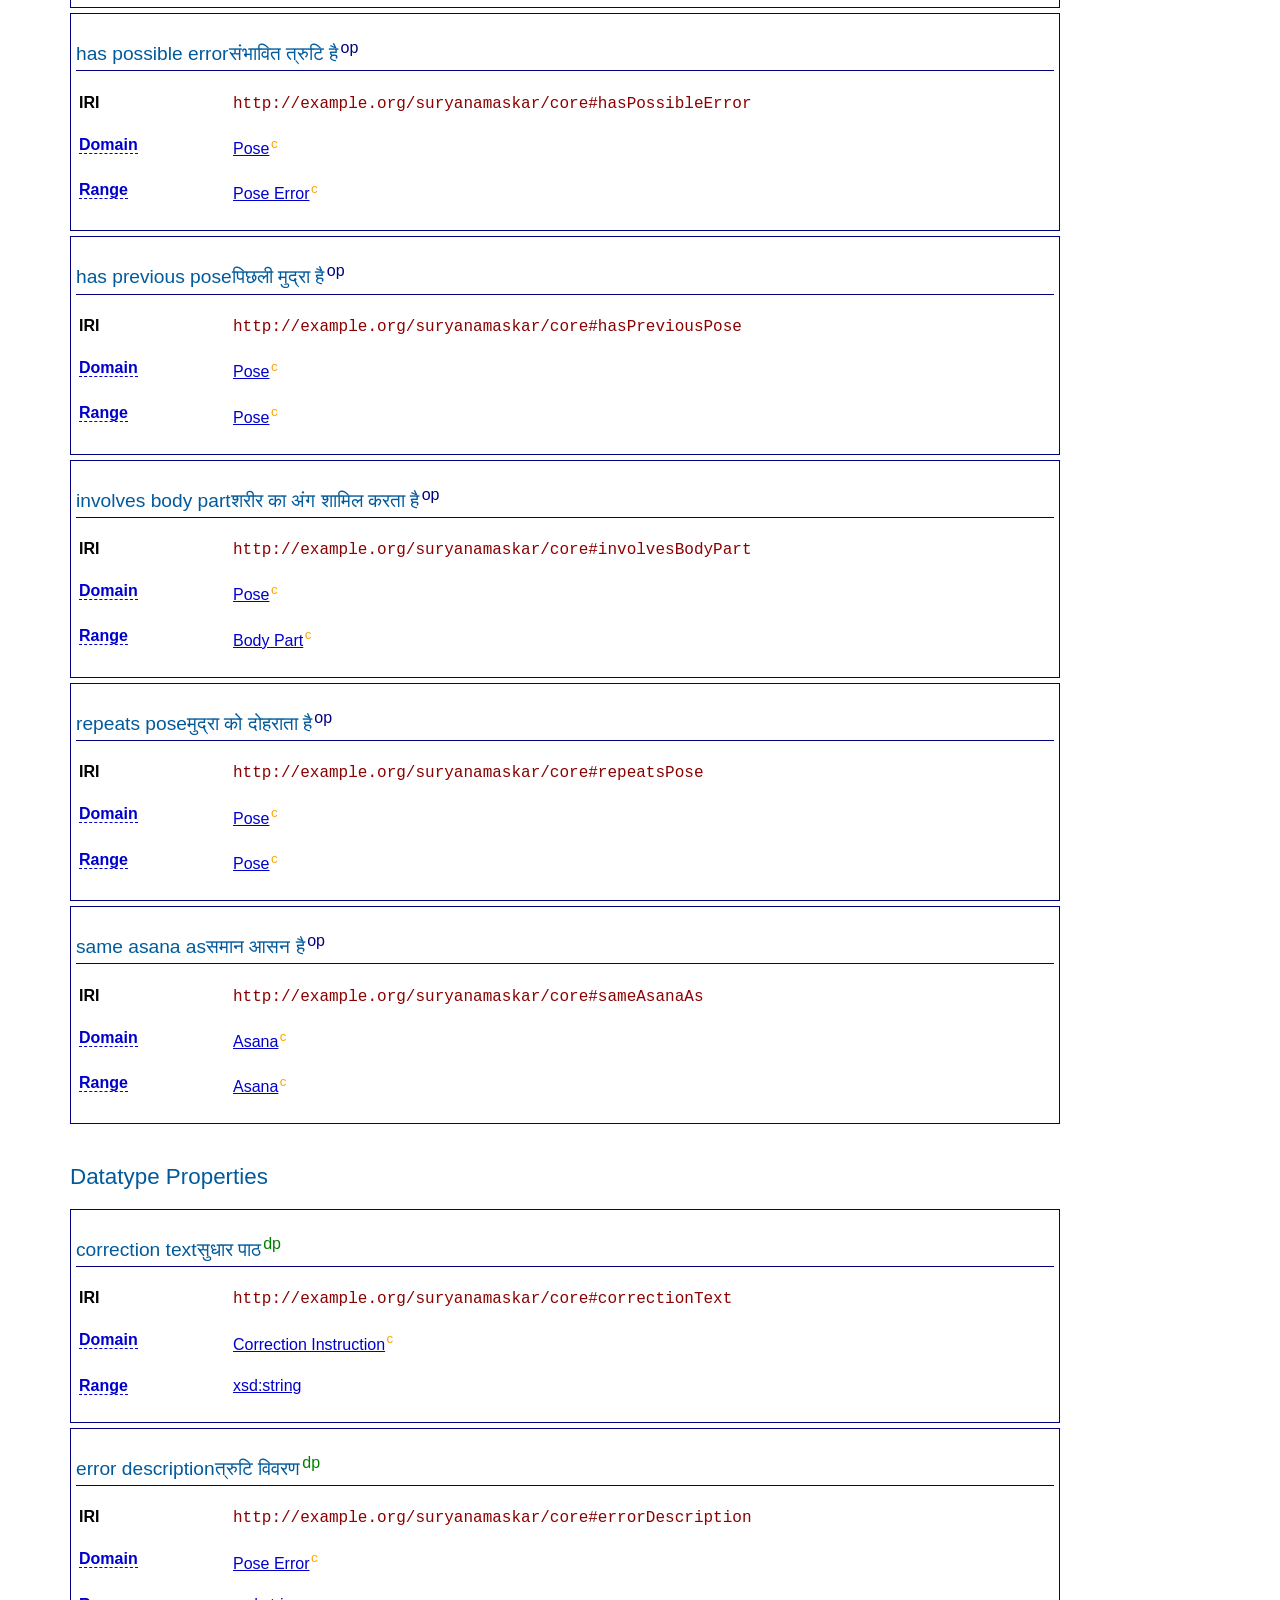
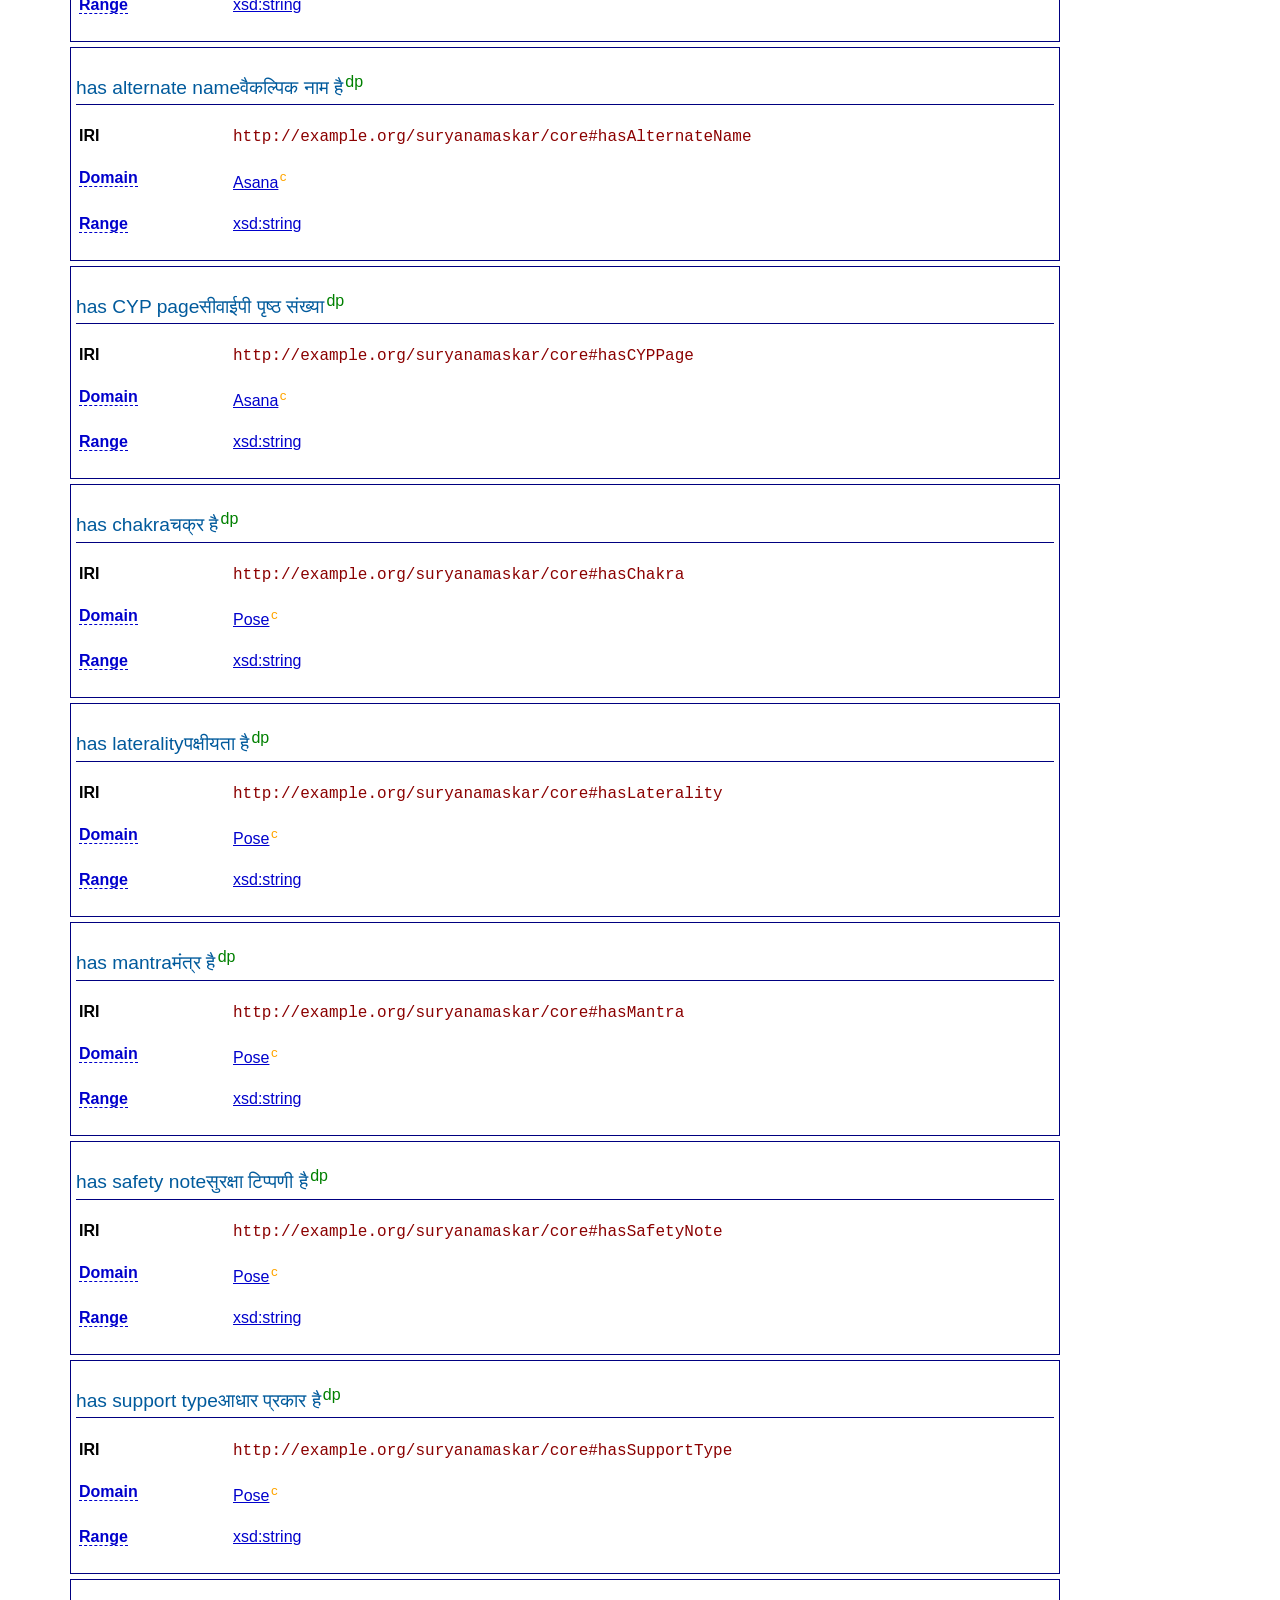
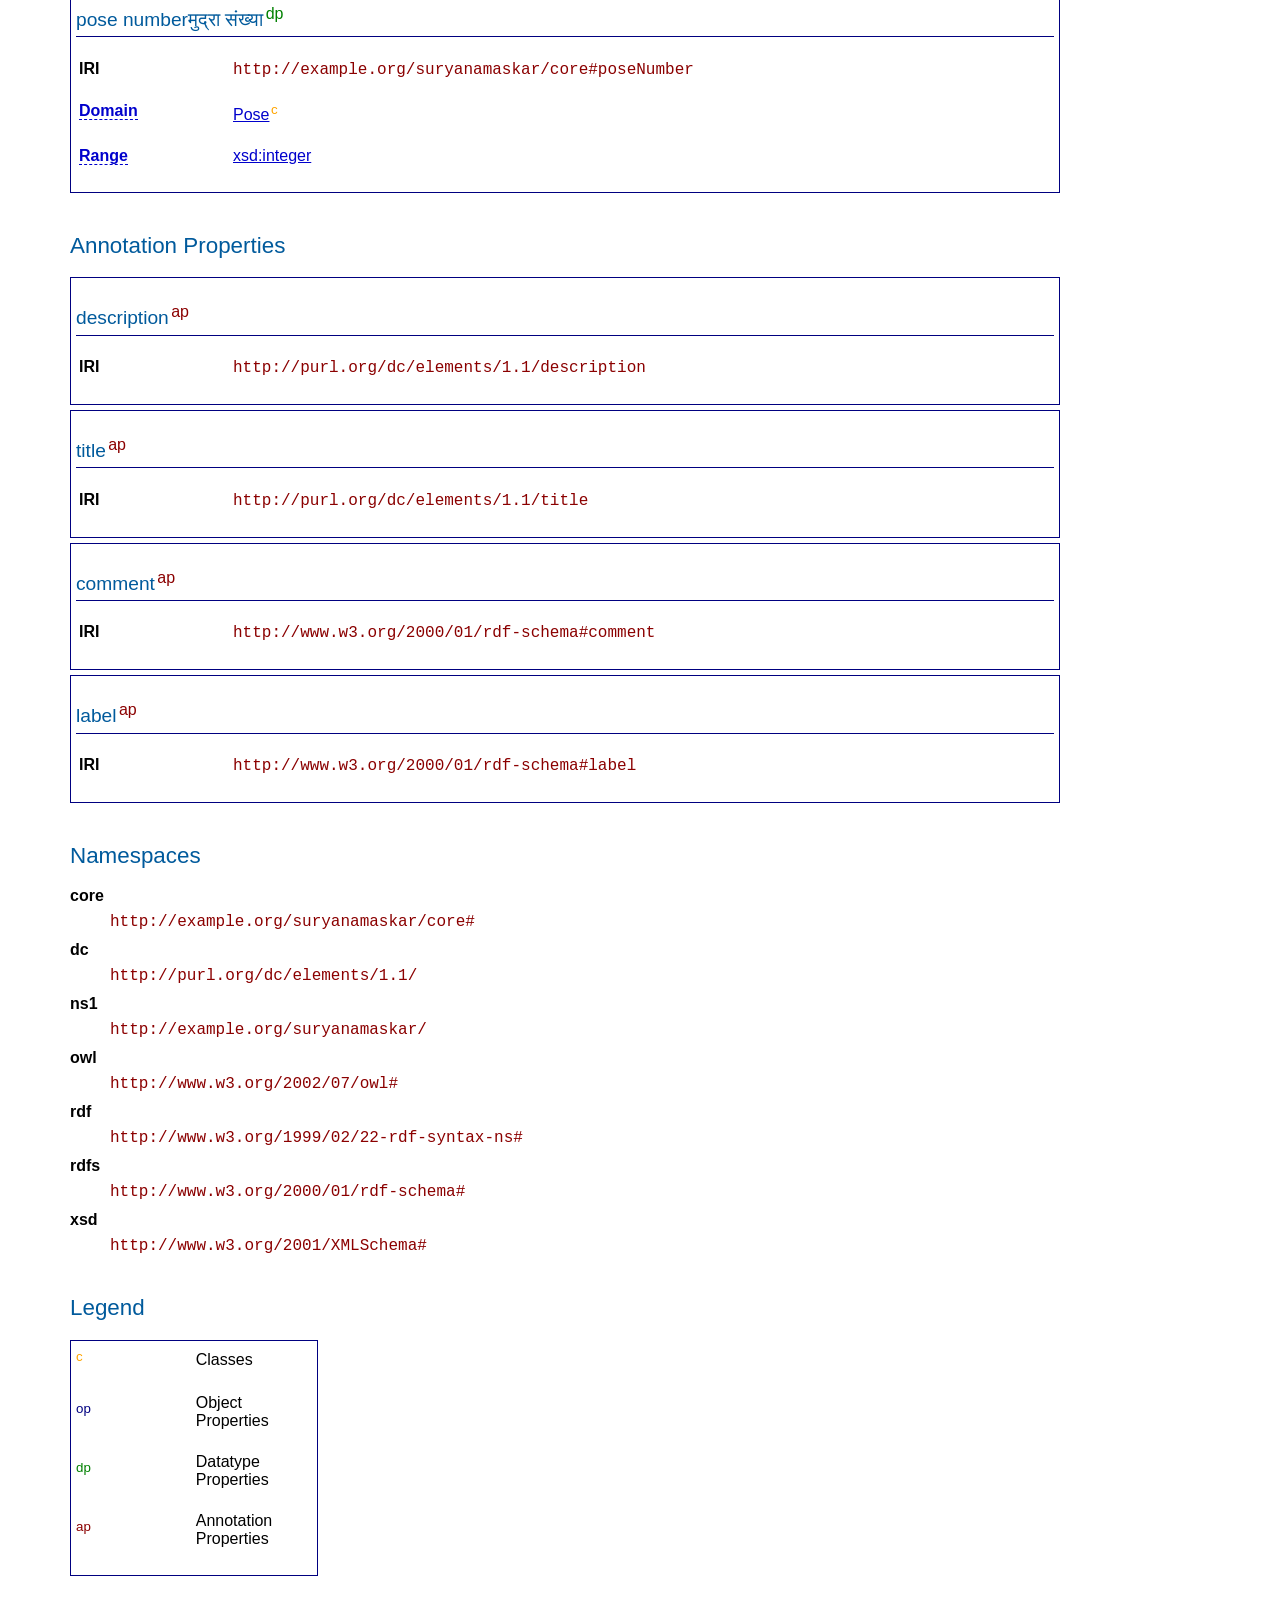
<file: docs/ontology-doc.html>
<!DOCTYPE html>
<html>
  <head>
    <title>SN-YO Ontology</title>
    <style>
        #pylode {
            position: fixed;
            top: 205px;
            left: -150px;
            font-size: small;
            transform: rotate(-90deg);
            color: grey;
        }
        #pylode a {
            font-size: 1.5em;
            font-weight: bold;
            text-decoration: none;
            color: #005A9C;
        }
        #pylode a:hover {
            color: #333;
        }
        #pylode #p {
            color: #329545;
        }
        #pylode #y {
            color: #f9cb33;
        }
        #pylode #version {
            font-size: 1.0em;
        }

        #profile {
            font-style: italic;
            font-size: 1.25em;
            color: darkred!important;
        }

        .cardinality {
            font-style: italic;
            color: #aa00aa;
        }

        dl {
            /*border: 1px solid navy;*/
            /*padding:5px;*/
        }

        dt {
            font-weight: bold;
            padding: 0;
        }

        dd {
            margin-bottom: 10px;
            padding-top: 7px;
        }

        #metadata ul,
        #classes ul {
            list-style-type: none;
        }

        #metadata ul li,
        #classes ul li {
            margin-left: -40px;
        }
        #metadata dd p {
          margin: 0;
        }

        ul.hlist {
            list-style-type: none;
            border: 1px solid navy;
            padding:5px;
            background-color: #F4FFFF;
        }

        ul.hierarchy {
            border: 1px solid navy;
            padding: 5px 25px 5px 25px;
            background-color: #F4FFFF;
        }


        ul.hlist li {
            display: inline;
            margin-right: 10px;
        }

        .entity {
            border: 1px solid navy;
            margin:5px 0 5px 0;
            padding: 5px;
        }

        .entity th {
            width: 150px;
            vertical-align: top;
        }

        .entity th,
        .entity td {
            padding-bottom: 20px;
        }

        .entity table th {
            text-align: left;
        }

        section#overview img {
            max-width: 1000px;
        }

        h1, h2, h3, h4, h5, h6 {
            text-align: left
        }
        h1, h2, h3 {
            color: #005A9C; background: white
        }
        h1 {
            font: 170% sans-serif;
            line-height: 110%;
        }
        h2 {
            font: 140% sans-serif;
            margin-top:40px;
        }
        h3 {
            font: 120% sans-serif;
            margin-top: 20px;
            padding-bottom: 5px;
            border-bottom: 1px solid navy;
        }
        h4 { font: bold 100% sans-serif }
        h5 { font: italic 100% sans-serif }
        h6 { font: small-caps 100% sans-serif }

        body {
            padding: 2em 70px 2em 70px;
            margin: 0;
            font-family: sans-serif;
            color: black;
            background: white;
            background-position: top left;
            background-attachment: fixed;
            background-repeat: no-repeat;
            text-align: left;
        }

        section {
            max-width: 1500px;
        }

        .figure {
            margin-bottom: 20px;
        }

        :link { color: #00C; background: transparent }
        :visited { color: #609; background: transparent }
        a:active { color: #C00; background: transparent }

        .sup-c,
        .sup-op,
        .sup-fp,
        .sup-dp,
        .sup-ap,
        .sup-p,
        .sup-ni,
        .sup-con,
        .sup-col {
            cursor:help;
        }

        .sup-c {
            color:orange;
        }

        .sup-op {
            color:navy;
        }

        .sup-fp {
            color:lightskyblue;
        }

        .sup-dp {
            color:green;
        }

        .sup-ap {
            color:darkred;
        }

        .sup-p {
            color:black;
        }

        .sup-ni {
            color:brown;
        }

        .sup-con {
            color:orange;
        }

        .sup-col {
            color:darkred;
        }

        sup {
            margin-left: -3px;
        }
        code {
            font-size: large;
            color: darkred;
        }

        /* less prominent links for properties */
        .proplink {
            color: #336;
            text-decoration: none;
        }

#toc {
    position: fixed;
    top: 0;
    right: 0;
    z-index: 2;
    height: 100%;
    overflow-y: auto;
    padding: 10px;
    border: solid 1px navy;
    font-size: small;
    width: 180px;
}
#toc h3 {
    margin-top: 5px;
}

#toc ul {
    list-style: none;
    padding-left: 0;
}

#toc .first > li {
    margin-top: 5px;
}

#toc .second,
#toc .third {
    padding-left: 10px;
}

#content {
    width: calc(100% - 150px);
}

.hover_property {
    cursor: help;
    text-decoration: none;
    border-bottom: dashed 1px;
}

.setclass {
    list-style-type: none;
}

code{
    word-wrap: break-word;
  }
table {
    table-layout: fixed;
    width: 100%;
}
td {
    word-wrap: break-word;
}
#legend table.entity {
    width: 25%;
}
.webvowl-box {
    margin-top: 15px;
    width: 100%;
    height: 700px;
    border: 1px solid #d1d5db;
    border-radius: 10px;
    overflow: hidden;
    background: #fff;
}

.webvowl-box iframe {
    width: 100%;
    height: 100%;
    border: 0;
}

.webvowl-note {
    margin-top: 10px;
}
	</style>
    <link href="[data-uri]" rel="icon" sizes="16x16" type="image/png">
    <link href="[data-uri]" rel="icon" sizes="32x32" type="image/png">
    <meta content="text/html; charset=utf-8" http-equiv="Content-Type">
    <script id="schema.org" type="application/ld+json">
[
  {
    "@id": "http://example.org/suryanamaskar/master",
    "@type": [
      "https://schema.org/DefinedTermSet"
    ],
    "https://schema.org/description": [
      {
        "@value": "Ontology for modeling Surya Namaskar sequences and correction knowledge."
      }
    ],
    "https://schema.org/name": [
      {
        "@value": "SN-YO Ontology"
      }
    ]
  }
]
	</script>
  </head>
  <body>
    <div id="content">
      <div class="section" id="metadata">
        <h1>SN-YO Ontology</h1>
        <h2>Metadata</h2>
        <dl>
          <div>
            <dt>
              <strong>IRI</strong>
            </dt>
            <dd>
              <code>http://example.org/suryanamaskar/master</code>
            </dd>
          </div>
          <div>
            <dt>
              <a class="hover_property" href="http://purl.org/dc/terms/title" title="A name given to the resource. Defined in DCMI Metadata Terms">Title</a>
            </dt>
            <dd><p>SN-YO Ontology</p></dd>
          </div>
          <div>
            <dt>
              <a class="hover_property" href="http://purl.org/dc/terms/description" title="An account of the resource. Defined in DCMI Metadata Terms">Description</a>
            </dt>
            <dd><p>Ontology for modeling Surya Namaskar sequences and correction knowledge.</p></dd>
          </div>
        </dl>
      </div>
      <div class="section" id="webvowl">
        <h2>Interactive WebVOWL View</h2>
        <p>
            The ontology can also be explored interactively in WebVOWL.
            If the embedded view does not load, use the direct link below.
        </p>
        <div class="webvowl-box">
        <iframe
          src="https://service.tib.eu/webvowl/#iri=https://mansidodiya01.github.io/sn-ontology-website/models/master.owl"
          title="WebVOWL Ontology Visualization">
        </iframe>
        </div>
      <p class="webvowl-note">
      <a href="https://service.tib.eu/webvowl/#iri=https://mansidodiya01.github.io/sn-ontology-website/models/master.owl" target="_blank">
        Open Interactive WebVOWL in a new tab
      </a>
      </p>
    </div>
      <div class="section" id="classes">
        <h2>Classes</h2>
        <div class="property entity" id="Asana">
          <h3>Asanaआसनఆసనం
            <sup class="sup-c" title="OWL/RDFS Class">c</sup>
          </h3>
          <table>
            <tr>
              <th>IRI</th>
              <td>
                <code>http://example.org/suryanamaskar/core#Asana</code>
              </td>
            </tr>
            <tr>
              <th>
                <a class="hover_property" href="https://w3id.org/profile/ontdoc/inDomainOf" title="Inverse of rdfs:domain. Defined in Ontology Documentation Profile">In Domain Of</a>
              </th>
              <td>
                <ul>
                  <li>
                    <span>
                      <a href="http://example.org/suryanamaskar/core#sameAsanaAs">same asana as</a>
                      <sup class="sup-op" title="OWL Object Property">op</sup>
                    </span>
                  </li>
                  <li>
                    <span>
                      <a href="http://example.org/suryanamaskar/core#hasAlternateName">has alternate name</a>
                      <sup class="sup-dp" title="OWL Datatype Property">dp</sup>
                    </span>
                  </li>
                  <li>
                    <span>
                      <a href="http://example.org/suryanamaskar/core#hasCYPPage">has CYP page</a>
                      <sup class="sup-dp" title="OWL Datatype Property">dp</sup>
                    </span>
                  </li>
                </ul>
              </td>
            </tr>
            <tr>
              <th>
                <a class="hover_property" href="https://w3id.org/profile/ontdoc/inRangeOf" title="Inverse of rdfs:range. Defined in Ontology Documentation Profile">In Range Of</a>
              </th>
              <td>
                <ul>
                  <li>
                    <span>
                      <a href="http://example.org/suryanamaskar/core#hasAsana">has asana</a>
                      <sup class="sup-op" title="OWL Object Property">op</sup>
                    </span>
                  </li>
                  <li>
                    <span>
                      <a href="http://example.org/suryanamaskar/core#sameAsanaAs">same asana as</a>
                      <sup class="sup-op" title="OWL Object Property">op</sup>
                    </span>
                  </li>
                </ul>
              </td>
            </tr>
          </table>
        </div>
        <div class="property entity" id="BodyPart">
          <h3>Body Partशरीर का अंग
            <sup class="sup-c" title="OWL/RDFS Class">c</sup>
          </h3>
          <table>
            <tr>
              <th>IRI</th>
              <td>
                <code>http://example.org/suryanamaskar/core#BodyPart</code>
              </td>
            </tr>
            <tr>
              <th>
                <a class="hover_property" href="https://w3id.org/profile/ontdoc/inRangeOf" title="Inverse of rdfs:range. Defined in Ontology Documentation Profile">In Range Of</a>
              </th>
              <td>
                <span>
                  <a href="http://example.org/suryanamaskar/core#involvesBodyPart">involves body part</a>
                  <sup class="sup-op" title="OWL Object Property">op</sup>
                </span>
              </td>
            </tr>
          </table>
        </div>
        <div class="property entity" id="BreathingPattern">
          <h3>Breathing Patternश्वास पैटर्नశ్వాస విధానం
            <sup class="sup-c" title="OWL/RDFS Class">c</sup>
          </h3>
          <table>
            <tr>
              <th>IRI</th>
              <td>
                <code>http://example.org/suryanamaskar/core#BreathingPattern</code>
              </td>
            </tr>
            <tr>
              <th>
                <a class="hover_property" href="https://w3id.org/profile/ontdoc/inRangeOf" title="Inverse of rdfs:range. Defined in Ontology Documentation Profile">In Range Of</a>
              </th>
              <td>
                <span>
                  <a href="http://example.org/suryanamaskar/core#hasBreathingPattern">has breathing pattern</a>
                  <sup class="sup-op" title="OWL Object Property">op</sup>
                </span>
              </td>
            </tr>
          </table>
        </div>
        <div class="property entity" id="CorrectionInstruction">
          <h3>Correction Instructionसुधार निर्देश
            <sup class="sup-c" title="OWL/RDFS Class">c</sup>
          </h3>
          <table>
            <tr>
              <th>IRI</th>
              <td>
                <code>http://example.org/suryanamaskar/core#CorrectionInstruction</code>
              </td>
            </tr>
            <tr>
              <th>
                <a class="hover_property" href="https://w3id.org/profile/ontdoc/inDomainOf" title="Inverse of rdfs:domain. Defined in Ontology Documentation Profile">In Domain Of</a>
              </th>
              <td>
                <span>
                  <a href="http://example.org/suryanamaskar/core#correctionText">correction text</a>
                  <sup class="sup-dp" title="OWL Datatype Property">dp</sup>
                </span>
              </td>
            </tr>
            <tr>
              <th>
                <a class="hover_property" href="https://w3id.org/profile/ontdoc/inRangeOf" title="Inverse of rdfs:range. Defined in Ontology Documentation Profile">In Range Of</a>
              </th>
              <td>
                <span>
                  <a href="http://example.org/suryanamaskar/core#hasCorrection">has correction</a>
                  <sup class="sup-op" title="OWL Object Property">op</sup>
                </span>
              </td>
            </tr>
          </table>
        </div>
        <div class="property entity" id="Pose">
          <h3>Poseक्रमिक मुद्रा
            <sup class="sup-c" title="OWL/RDFS Class">c</sup>
          </h3>
          <table>
            <tr>
              <th>IRI</th>
              <td>
                <code>http://example.org/suryanamaskar/core#Pose</code>
              </td>
            </tr>
            <tr>
              <th>
                <a class="hover_property" href="https://w3id.org/profile/ontdoc/inDomainOf" title="Inverse of rdfs:domain. Defined in Ontology Documentation Profile">In Domain Of</a>
              </th>
              <td>
                <ul>
                  <li>
                    <span>
                      <a href="http://example.org/suryanamaskar/core#belongsToVariant">belongs to variant</a>
                      <sup class="sup-op" title="OWL Object Property">op</sup>
                    </span>
                  </li>
                  <li>
                    <span>
                      <a href="http://example.org/suryanamaskar/core#hasAsana">has asana</a>
                      <sup class="sup-op" title="OWL Object Property">op</sup>
                    </span>
                  </li>
                  <li>
                    <span>
                      <a href="http://example.org/suryanamaskar/core#hasBreathingPattern">has breathing pattern</a>
                      <sup class="sup-op" title="OWL Object Property">op</sup>
                    </span>
                  </li>
                  <li>
                    <span>
                      <a href="http://example.org/suryanamaskar/core#hasInversePose">has inverse pose</a>
                      <sup class="sup-op" title="OWL Object Property">op</sup>
                    </span>
                  </li>
                  <li>
                    <span>
                      <a href="http://example.org/suryanamaskar/core#hasNextPose">has next pose</a>
                      <sup class="sup-op" title="OWL Object Property">op</sup>
                    </span>
                  </li>
                  <li>
                    <span>
                      <a href="http://example.org/suryanamaskar/core#hasPossibleError">has possible error</a>
                      <sup class="sup-op" title="OWL Object Property">op</sup>
                    </span>
                  </li>
                  <li>
                    <span>
                      <a href="http://example.org/suryanamaskar/core#hasPreviousPose">has previous pose</a>
                      <sup class="sup-op" title="OWL Object Property">op</sup>
                    </span>
                  </li>
                  <li>
                    <span>
                      <a href="http://example.org/suryanamaskar/core#involvesBodyPart">involves body part</a>
                      <sup class="sup-op" title="OWL Object Property">op</sup>
                    </span>
                  </li>
                  <li>
                    <span>
                      <a href="http://example.org/suryanamaskar/core#repeatsPose">repeats pose</a>
                      <sup class="sup-op" title="OWL Object Property">op</sup>
                    </span>
                  </li>
                  <li>
                    <span>
                      <a href="http://example.org/suryanamaskar/core#hasChakra">has chakra</a>
                      <sup class="sup-dp" title="OWL Datatype Property">dp</sup>
                    </span>
                  </li>
                  <li>
                    <span>
                      <a href="http://example.org/suryanamaskar/core#hasLaterality">has laterality</a>
                      <sup class="sup-dp" title="OWL Datatype Property">dp</sup>
                    </span>
                  </li>
                  <li>
                    <span>
                      <a href="http://example.org/suryanamaskar/core#hasMantra">has mantra</a>
                      <sup class="sup-dp" title="OWL Datatype Property">dp</sup>
                    </span>
                  </li>
                  <li>
                    <span>
                      <a href="http://example.org/suryanamaskar/core#hasSafetyNote">has safety note</a>
                      <sup class="sup-dp" title="OWL Datatype Property">dp</sup>
                    </span>
                  </li>
                  <li>
                    <span>
                      <a href="http://example.org/suryanamaskar/core#hasSupportType">has support type</a>
                      <sup class="sup-dp" title="OWL Datatype Property">dp</sup>
                    </span>
                  </li>
                  <li>
                    <span>
                      <a href="http://example.org/suryanamaskar/core#poseNumber">pose number</a>
                      <sup class="sup-dp" title="OWL Datatype Property">dp</sup>
                    </span>
                  </li>
                </ul>
              </td>
            </tr>
            <tr>
              <th>
                <a class="hover_property" href="https://w3id.org/profile/ontdoc/inRangeOf" title="Inverse of rdfs:range. Defined in Ontology Documentation Profile">In Range Of</a>
              </th>
              <td>
                <ul>
                  <li>
                    <span>
                      <a href="http://example.org/suryanamaskar/core#hasInversePose">has inverse pose</a>
                      <sup class="sup-op" title="OWL Object Property">op</sup>
                    </span>
                  </li>
                  <li>
                    <span>
                      <a href="http://example.org/suryanamaskar/core#hasNextPose">has next pose</a>
                      <sup class="sup-op" title="OWL Object Property">op</sup>
                    </span>
                  </li>
                  <li>
                    <span>
                      <a href="http://example.org/suryanamaskar/core#hasPreviousPose">has previous pose</a>
                      <sup class="sup-op" title="OWL Object Property">op</sup>
                    </span>
                  </li>
                  <li>
                    <span>
                      <a href="http://example.org/suryanamaskar/core#repeatsPose">repeats pose</a>
                      <sup class="sup-op" title="OWL Object Property">op</sup>
                    </span>
                  </li>
                </ul>
              </td>
            </tr>
            <tr>
              <th>
                <a class="hover_property" href="https://w3id.org/profile/ontdoc/restriction" title="Convenience property for things that subclass owl:Restriction. Defined in Ontology Documentation Profile">Restriction</a>
              </th>
              <td>
                <span>
                  <span>
                    <span>
                      <a href="http://example.org/suryanamaskar/core#hasAsana">has asana</a>
                      <sup class="sup-op" title="OWL Object Property">op</sup>
                    </span>
                    <span>
                      <span class="cardinality">exactly</span>
                      <span>1</span>
                    </span><br>
                  </span>
                </span>
              </td>
            </tr>
          </table>
        </div>
        <div class="property entity" id="PoseError">
          <h3>Pose Errorमुद्रा त्रुटि
            <sup class="sup-c" title="OWL/RDFS Class">c</sup>
          </h3>
          <table>
            <tr>
              <th>IRI</th>
              <td>
                <code>http://example.org/suryanamaskar/core#PoseError</code>
              </td>
            </tr>
            <tr>
              <th>
                <a class="hover_property" href="https://w3id.org/profile/ontdoc/inDomainOf" title="Inverse of rdfs:domain. Defined in Ontology Documentation Profile">In Domain Of</a>
              </th>
              <td>
                <ul>
                  <li>
                    <span>
                      <a href="http://example.org/suryanamaskar/core#hasCorrection">has correction</a>
                      <sup class="sup-op" title="OWL Object Property">op</sup>
                    </span>
                  </li>
                  <li>
                    <span>
                      <a href="http://example.org/suryanamaskar/core#errorDescription">error description</a>
                      <sup class="sup-dp" title="OWL Datatype Property">dp</sup>
                    </span>
                  </li>
                </ul>
              </td>
            </tr>
            <tr>
              <th>
                <a class="hover_property" href="https://w3id.org/profile/ontdoc/inRangeOf" title="Inverse of rdfs:range. Defined in Ontology Documentation Profile">In Range Of</a>
              </th>
              <td>
                <span>
                  <a href="http://example.org/suryanamaskar/core#hasPossibleError">has possible error</a>
                  <sup class="sup-op" title="OWL Object Property">op</sup>
                </span>
              </td>
            </tr>
            <tr>
              <th>
                <a class="hover_property" href="https://w3id.org/profile/ontdoc/restriction" title="Convenience property for things that subclass owl:Restriction. Defined in Ontology Documentation Profile">Restriction</a>
              </th>
              <td>
                <span>
                  <span>
                    <span>
                      <a href="http://example.org/suryanamaskar/core#hasCorrection">has correction</a>
                      <sup class="sup-op" title="OWL Object Property">op</sup>
                    </span>
                    <span>
                      <span class="cardinality">some</span>
                      <span>
                        <span>
                          <a href="http://example.org/suryanamaskar/core#CorrectionInstruction">Correction Instruction</a>
                          <sup class="sup-c" title="OWL/RDFS Class">c</sup>
                        </span>
                      </span>
                    </span><br>
                  </span>
                </span>
              </td>
            </tr>
          </table>
        </div>
        <div class="property entity" id="Variant">
          <h3>Variantसंस्करण
            <sup class="sup-c" title="OWL/RDFS Class">c</sup>
          </h3>
          <table>
            <tr>
              <th>IRI</th>
              <td>
                <code>http://example.org/suryanamaskar/core#Variant</code>
              </td>
            </tr>
            <tr>
              <th>
                <a class="hover_property" href="https://w3id.org/profile/ontdoc/inRangeOf" title="Inverse of rdfs:range. Defined in Ontology Documentation Profile">In Range Of</a>
              </th>
              <td>
                <span>
                  <a href="http://example.org/suryanamaskar/core#belongsToVariant">belongs to variant</a>
                  <sup class="sup-op" title="OWL Object Property">op</sup>
                </span>
              </td>
            </tr>
          </table>
        </div>
      </div>
      <div class="section" id="objectproperties">
        <h2>Object Properties</h2>
        <div class="property entity" id="belongstovariant">
          <h3>belongs to variantप्रकार से संबंधित
            <sup class="sup-op" title="OWL Object Property">op</sup>
          </h3>
          <table>
            <tr>
              <th>IRI</th>
              <td>
                <code>http://example.org/suryanamaskar/core#belongsToVariant</code>
              </td>
            </tr>
            <tr>
              <th>
                <a class="hover_property" href="http://www.w3.org/2000/01/rdf-schema#domain" title="A domain of the subject property. Defined in The RDF Schema vocabulary (RDFS)">Domain</a>
              </th>
              <td>
                <span>
                  <a href="http://example.org/suryanamaskar/core#Pose">Pose</a>
                  <sup class="sup-c" title="OWL/RDFS Class">c</sup>
                </span>
              </td>
            </tr>
            <tr>
              <th>
                <a class="hover_property" href="http://www.w3.org/2000/01/rdf-schema#range" title="A range of the subject property. Defined in The RDF Schema vocabulary (RDFS)">Range</a>
              </th>
              <td>
                <span>
                  <a href="http://example.org/suryanamaskar/core#Variant">Variant</a>
                  <sup class="sup-c" title="OWL/RDFS Class">c</sup>
                </span>
              </td>
            </tr>
          </table>
        </div>
        <div class="property entity" id="hasasana">
          <h3>has asanaआसन है
            <sup class="sup-op" title="OWL Object Property">op</sup>
          </h3>
          <table>
            <tr>
              <th>IRI</th>
              <td>
                <code>http://example.org/suryanamaskar/core#hasAsana</code>
              </td>
            </tr>
            <tr>
              <th>
                <a class="hover_property" href="http://www.w3.org/2000/01/rdf-schema#domain" title="A domain of the subject property. Defined in The RDF Schema vocabulary (RDFS)">Domain</a>
              </th>
              <td>
                <span>
                  <a href="http://example.org/suryanamaskar/core#Pose">Pose</a>
                  <sup class="sup-c" title="OWL/RDFS Class">c</sup>
                </span>
              </td>
            </tr>
            <tr>
              <th>
                <a class="hover_property" href="http://www.w3.org/2000/01/rdf-schema#range" title="A range of the subject property. Defined in The RDF Schema vocabulary (RDFS)">Range</a>
              </th>
              <td>
                <span>
                  <a href="http://example.org/suryanamaskar/core#Asana">Asana</a>
                  <sup class="sup-c" title="OWL/RDFS Class">c</sup>
                </span>
              </td>
            </tr>
          </table>
        </div>
        <div class="property entity" id="hasbreathingpattern">
          <h3>has breathing patternश्वास पैटर्न है
            <sup class="sup-op" title="OWL Object Property">op</sup>
          </h3>
          <table>
            <tr>
              <th>IRI</th>
              <td>
                <code>http://example.org/suryanamaskar/core#hasBreathingPattern</code>
              </td>
            </tr>
            <tr>
              <th>
                <a class="hover_property" href="http://www.w3.org/2000/01/rdf-schema#domain" title="A domain of the subject property. Defined in The RDF Schema vocabulary (RDFS)">Domain</a>
              </th>
              <td>
                <span>
                  <a href="http://example.org/suryanamaskar/core#Pose">Pose</a>
                  <sup class="sup-c" title="OWL/RDFS Class">c</sup>
                </span>
              </td>
            </tr>
            <tr>
              <th>
                <a class="hover_property" href="http://www.w3.org/2000/01/rdf-schema#range" title="A range of the subject property. Defined in The RDF Schema vocabulary (RDFS)">Range</a>
              </th>
              <td>
                <span>
                  <a href="http://example.org/suryanamaskar/core#BreathingPattern">Breathing Pattern</a>
                  <sup class="sup-c" title="OWL/RDFS Class">c</sup>
                </span>
              </td>
            </tr>
          </table>
        </div>
        <div class="property entity" id="hascorrection">
          <h3>has correctionसुधार है
            <sup class="sup-op" title="OWL Object Property">op</sup>
          </h3>
          <table>
            <tr>
              <th>IRI</th>
              <td>
                <code>http://example.org/suryanamaskar/core#hasCorrection</code>
              </td>
            </tr>
            <tr>
              <th>
                <a class="hover_property" href="http://www.w3.org/2000/01/rdf-schema#domain" title="A domain of the subject property. Defined in The RDF Schema vocabulary (RDFS)">Domain</a>
              </th>
              <td>
                <span>
                  <a href="http://example.org/suryanamaskar/core#PoseError">Pose Error</a>
                  <sup class="sup-c" title="OWL/RDFS Class">c</sup>
                </span>
              </td>
            </tr>
            <tr>
              <th>
                <a class="hover_property" href="http://www.w3.org/2000/01/rdf-schema#range" title="A range of the subject property. Defined in The RDF Schema vocabulary (RDFS)">Range</a>
              </th>
              <td>
                <span>
                  <a href="http://example.org/suryanamaskar/core#CorrectionInstruction">Correction Instruction</a>
                  <sup class="sup-c" title="OWL/RDFS Class">c</sup>
                </span>
              </td>
            </tr>
          </table>
        </div>
        <div class="property entity" id="hasinversepose">
          <h3>has inverse poseविपरीत मुद्रा है
            <sup class="sup-op" title="OWL Object Property">op</sup>
          </h3>
          <table>
            <tr>
              <th>IRI</th>
              <td>
                <code>http://example.org/suryanamaskar/core#hasInversePose</code>
              </td>
            </tr>
            <tr>
              <th>
                <a class="hover_property" href="http://www.w3.org/2000/01/rdf-schema#domain" title="A domain of the subject property. Defined in The RDF Schema vocabulary (RDFS)">Domain</a>
              </th>
              <td>
                <span>
                  <a href="http://example.org/suryanamaskar/core#Pose">Pose</a>
                  <sup class="sup-c" title="OWL/RDFS Class">c</sup>
                </span>
              </td>
            </tr>
            <tr>
              <th>
                <a class="hover_property" href="http://www.w3.org/2000/01/rdf-schema#range" title="A range of the subject property. Defined in The RDF Schema vocabulary (RDFS)">Range</a>
              </th>
              <td>
                <span>
                  <a href="http://example.org/suryanamaskar/core#Pose">Pose</a>
                  <sup class="sup-c" title="OWL/RDFS Class">c</sup>
                </span>
              </td>
            </tr>
          </table>
        </div>
        <div class="property entity" id="hasnextpose">
          <h3>has next poseअगली मुद्रा है
            <sup class="sup-op" title="OWL Object Property">op</sup>
          </h3>
          <table>
            <tr>
              <th>IRI</th>
              <td>
                <code>http://example.org/suryanamaskar/core#hasNextPose</code>
              </td>
            </tr>
            <tr>
              <th>
                <a class="hover_property" href="http://www.w3.org/2000/01/rdf-schema#domain" title="A domain of the subject property. Defined in The RDF Schema vocabulary (RDFS)">Domain</a>
              </th>
              <td>
                <span>
                  <a href="http://example.org/suryanamaskar/core#Pose">Pose</a>
                  <sup class="sup-c" title="OWL/RDFS Class">c</sup>
                </span>
              </td>
            </tr>
            <tr>
              <th>
                <a class="hover_property" href="http://www.w3.org/2000/01/rdf-schema#range" title="A range of the subject property. Defined in The RDF Schema vocabulary (RDFS)">Range</a>
              </th>
              <td>
                <span>
                  <a href="http://example.org/suryanamaskar/core#Pose">Pose</a>
                  <sup class="sup-c" title="OWL/RDFS Class">c</sup>
                </span>
              </td>
            </tr>
          </table>
        </div>
        <div class="property entity" id="haspossibleerror">
          <h3>has possible errorसंभावित त्रुटि है
            <sup class="sup-op" title="OWL Object Property">op</sup>
          </h3>
          <table>
            <tr>
              <th>IRI</th>
              <td>
                <code>http://example.org/suryanamaskar/core#hasPossibleError</code>
              </td>
            </tr>
            <tr>
              <th>
                <a class="hover_property" href="http://www.w3.org/2000/01/rdf-schema#domain" title="A domain of the subject property. Defined in The RDF Schema vocabulary (RDFS)">Domain</a>
              </th>
              <td>
                <span>
                  <a href="http://example.org/suryanamaskar/core#Pose">Pose</a>
                  <sup class="sup-c" title="OWL/RDFS Class">c</sup>
                </span>
              </td>
            </tr>
            <tr>
              <th>
                <a class="hover_property" href="http://www.w3.org/2000/01/rdf-schema#range" title="A range of the subject property. Defined in The RDF Schema vocabulary (RDFS)">Range</a>
              </th>
              <td>
                <span>
                  <a href="http://example.org/suryanamaskar/core#PoseError">Pose Error</a>
                  <sup class="sup-c" title="OWL/RDFS Class">c</sup>
                </span>
              </td>
            </tr>
          </table>
        </div>
        <div class="property entity" id="haspreviouspose">
          <h3>has previous poseपिछली मुद्रा है
            <sup class="sup-op" title="OWL Object Property">op</sup>
          </h3>
          <table>
            <tr>
              <th>IRI</th>
              <td>
                <code>http://example.org/suryanamaskar/core#hasPreviousPose</code>
              </td>
            </tr>
            <tr>
              <th>
                <a class="hover_property" href="http://www.w3.org/2000/01/rdf-schema#domain" title="A domain of the subject property. Defined in The RDF Schema vocabulary (RDFS)">Domain</a>
              </th>
              <td>
                <span>
                  <a href="http://example.org/suryanamaskar/core#Pose">Pose</a>
                  <sup class="sup-c" title="OWL/RDFS Class">c</sup>
                </span>
              </td>
            </tr>
            <tr>
              <th>
                <a class="hover_property" href="http://www.w3.org/2000/01/rdf-schema#range" title="A range of the subject property. Defined in The RDF Schema vocabulary (RDFS)">Range</a>
              </th>
              <td>
                <span>
                  <a href="http://example.org/suryanamaskar/core#Pose">Pose</a>
                  <sup class="sup-c" title="OWL/RDFS Class">c</sup>
                </span>
              </td>
            </tr>
          </table>
        </div>
        <div class="property entity" id="involvesbodypart">
          <h3>involves body partशरीर का अंग शामिल करता है
            <sup class="sup-op" title="OWL Object Property">op</sup>
          </h3>
          <table>
            <tr>
              <th>IRI</th>
              <td>
                <code>http://example.org/suryanamaskar/core#involvesBodyPart</code>
              </td>
            </tr>
            <tr>
              <th>
                <a class="hover_property" href="http://www.w3.org/2000/01/rdf-schema#domain" title="A domain of the subject property. Defined in The RDF Schema vocabulary (RDFS)">Domain</a>
              </th>
              <td>
                <span>
                  <a href="http://example.org/suryanamaskar/core#Pose">Pose</a>
                  <sup class="sup-c" title="OWL/RDFS Class">c</sup>
                </span>
              </td>
            </tr>
            <tr>
              <th>
                <a class="hover_property" href="http://www.w3.org/2000/01/rdf-schema#range" title="A range of the subject property. Defined in The RDF Schema vocabulary (RDFS)">Range</a>
              </th>
              <td>
                <span>
                  <a href="http://example.org/suryanamaskar/core#BodyPart">Body Part</a>
                  <sup class="sup-c" title="OWL/RDFS Class">c</sup>
                </span>
              </td>
            </tr>
          </table>
        </div>
        <div class="property entity" id="repeatspose">
          <h3>repeats poseमुद्रा को दोहराता है
            <sup class="sup-op" title="OWL Object Property">op</sup>
          </h3>
          <table>
            <tr>
              <th>IRI</th>
              <td>
                <code>http://example.org/suryanamaskar/core#repeatsPose</code>
              </td>
            </tr>
            <tr>
              <th>
                <a class="hover_property" href="http://www.w3.org/2000/01/rdf-schema#domain" title="A domain of the subject property. Defined in The RDF Schema vocabulary (RDFS)">Domain</a>
              </th>
              <td>
                <span>
                  <a href="http://example.org/suryanamaskar/core#Pose">Pose</a>
                  <sup class="sup-c" title="OWL/RDFS Class">c</sup>
                </span>
              </td>
            </tr>
            <tr>
              <th>
                <a class="hover_property" href="http://www.w3.org/2000/01/rdf-schema#range" title="A range of the subject property. Defined in The RDF Schema vocabulary (RDFS)">Range</a>
              </th>
              <td>
                <span>
                  <a href="http://example.org/suryanamaskar/core#Pose">Pose</a>
                  <sup class="sup-c" title="OWL/RDFS Class">c</sup>
                </span>
              </td>
            </tr>
          </table>
        </div>
        <div class="property entity" id="sameasanaas">
          <h3>same asana asसमान आसन है
            <sup class="sup-op" title="OWL Object Property">op</sup>
          </h3>
          <table>
            <tr>
              <th>IRI</th>
              <td>
                <code>http://example.org/suryanamaskar/core#sameAsanaAs</code>
              </td>
            </tr>
            <tr>
              <th>
                <a class="hover_property" href="http://www.w3.org/2000/01/rdf-schema#domain" title="A domain of the subject property. Defined in The RDF Schema vocabulary (RDFS)">Domain</a>
              </th>
              <td>
                <span>
                  <a href="http://example.org/suryanamaskar/core#Asana">Asana</a>
                  <sup class="sup-c" title="OWL/RDFS Class">c</sup>
                </span>
              </td>
            </tr>
            <tr>
              <th>
                <a class="hover_property" href="http://www.w3.org/2000/01/rdf-schema#range" title="A range of the subject property. Defined in The RDF Schema vocabulary (RDFS)">Range</a>
              </th>
              <td>
                <span>
                  <a href="http://example.org/suryanamaskar/core#Asana">Asana</a>
                  <sup class="sup-c" title="OWL/RDFS Class">c</sup>
                </span>
              </td>
            </tr>
          </table>
        </div>
      </div>
      <div class="section" id="datatypeproperties">
        <h2>Datatype Properties</h2>
        <div class="property entity" id="correctiontext">
          <h3>correction textसुधार पाठ
            <sup class="sup-dp" title="OWL Datatype Property">dp</sup>
          </h3>
          <table>
            <tr>
              <th>IRI</th>
              <td>
                <code>http://example.org/suryanamaskar/core#correctionText</code>
              </td>
            </tr>
            <tr>
              <th>
                <a class="hover_property" href="http://www.w3.org/2000/01/rdf-schema#domain" title="A domain of the subject property. Defined in The RDF Schema vocabulary (RDFS)">Domain</a>
              </th>
              <td>
                <span>
                  <a href="http://example.org/suryanamaskar/core#CorrectionInstruction">Correction Instruction</a>
                  <sup class="sup-c" title="OWL/RDFS Class">c</sup>
                </span>
              </td>
            </tr>
            <tr>
              <th>
                <a class="hover_property" href="http://www.w3.org/2000/01/rdf-schema#range" title="A range of the subject property. Defined in The RDF Schema vocabulary (RDFS)">Range</a>
              </th>
              <td>
                <a href="http://www.w3.org/2001/XMLSchema#string">xsd:string</a>
              </td>
            </tr>
          </table>
        </div>
        <div class="property entity" id="errordescription">
          <h3>error descriptionत्रुटि विवरण
            <sup class="sup-dp" title="OWL Datatype Property">dp</sup>
          </h3>
          <table>
            <tr>
              <th>IRI</th>
              <td>
                <code>http://example.org/suryanamaskar/core#errorDescription</code>
              </td>
            </tr>
            <tr>
              <th>
                <a class="hover_property" href="http://www.w3.org/2000/01/rdf-schema#domain" title="A domain of the subject property. Defined in The RDF Schema vocabulary (RDFS)">Domain</a>
              </th>
              <td>
                <span>
                  <a href="http://example.org/suryanamaskar/core#PoseError">Pose Error</a>
                  <sup class="sup-c" title="OWL/RDFS Class">c</sup>
                </span>
              </td>
            </tr>
            <tr>
              <th>
                <a class="hover_property" href="http://www.w3.org/2000/01/rdf-schema#range" title="A range of the subject property. Defined in The RDF Schema vocabulary (RDFS)">Range</a>
              </th>
              <td>
                <a href="http://www.w3.org/2001/XMLSchema#string">xsd:string</a>
              </td>
            </tr>
          </table>
        </div>
        <div class="property entity" id="hasalternatename">
          <h3>has alternate nameवैकल्पिक नाम है
            <sup class="sup-dp" title="OWL Datatype Property">dp</sup>
          </h3>
          <table>
            <tr>
              <th>IRI</th>
              <td>
                <code>http://example.org/suryanamaskar/core#hasAlternateName</code>
              </td>
            </tr>
            <tr>
              <th>
                <a class="hover_property" href="http://www.w3.org/2000/01/rdf-schema#domain" title="A domain of the subject property. Defined in The RDF Schema vocabulary (RDFS)">Domain</a>
              </th>
              <td>
                <span>
                  <a href="http://example.org/suryanamaskar/core#Asana">Asana</a>
                  <sup class="sup-c" title="OWL/RDFS Class">c</sup>
                </span>
              </td>
            </tr>
            <tr>
              <th>
                <a class="hover_property" href="http://www.w3.org/2000/01/rdf-schema#range" title="A range of the subject property. Defined in The RDF Schema vocabulary (RDFS)">Range</a>
              </th>
              <td>
                <a href="http://www.w3.org/2001/XMLSchema#string">xsd:string</a>
              </td>
            </tr>
          </table>
        </div>
        <div class="property entity" id="hasCYPpage">
          <h3>has CYP pageसीवाईपी पृष्ठ संख्या
            <sup class="sup-dp" title="OWL Datatype Property">dp</sup>
          </h3>
          <table>
            <tr>
              <th>IRI</th>
              <td>
                <code>http://example.org/suryanamaskar/core#hasCYPPage</code>
              </td>
            </tr>
            <tr>
              <th>
                <a class="hover_property" href="http://www.w3.org/2000/01/rdf-schema#domain" title="A domain of the subject property. Defined in The RDF Schema vocabulary (RDFS)">Domain</a>
              </th>
              <td>
                <span>
                  <a href="http://example.org/suryanamaskar/core#Asana">Asana</a>
                  <sup class="sup-c" title="OWL/RDFS Class">c</sup>
                </span>
              </td>
            </tr>
            <tr>
              <th>
                <a class="hover_property" href="http://www.w3.org/2000/01/rdf-schema#range" title="A range of the subject property. Defined in The RDF Schema vocabulary (RDFS)">Range</a>
              </th>
              <td>
                <a href="http://www.w3.org/2001/XMLSchema#string">xsd:string</a>
              </td>
            </tr>
          </table>
        </div>
        <div class="property entity" id="haschakra">
          <h3>has chakraचक्र है
            <sup class="sup-dp" title="OWL Datatype Property">dp</sup>
          </h3>
          <table>
            <tr>
              <th>IRI</th>
              <td>
                <code>http://example.org/suryanamaskar/core#hasChakra</code>
              </td>
            </tr>
            <tr>
              <th>
                <a class="hover_property" href="http://www.w3.org/2000/01/rdf-schema#domain" title="A domain of the subject property. Defined in The RDF Schema vocabulary (RDFS)">Domain</a>
              </th>
              <td>
                <span>
                  <a href="http://example.org/suryanamaskar/core#Pose">Pose</a>
                  <sup class="sup-c" title="OWL/RDFS Class">c</sup>
                </span>
              </td>
            </tr>
            <tr>
              <th>
                <a class="hover_property" href="http://www.w3.org/2000/01/rdf-schema#range" title="A range of the subject property. Defined in The RDF Schema vocabulary (RDFS)">Range</a>
              </th>
              <td>
                <a href="http://www.w3.org/2001/XMLSchema#string">xsd:string</a>
              </td>
            </tr>
          </table>
        </div>
        <div class="property entity" id="haslaterality">
          <h3>has lateralityपक्षीयता है
            <sup class="sup-dp" title="OWL Datatype Property">dp</sup>
          </h3>
          <table>
            <tr>
              <th>IRI</th>
              <td>
                <code>http://example.org/suryanamaskar/core#hasLaterality</code>
              </td>
            </tr>
            <tr>
              <th>
                <a class="hover_property" href="http://www.w3.org/2000/01/rdf-schema#domain" title="A domain of the subject property. Defined in The RDF Schema vocabulary (RDFS)">Domain</a>
              </th>
              <td>
                <span>
                  <a href="http://example.org/suryanamaskar/core#Pose">Pose</a>
                  <sup class="sup-c" title="OWL/RDFS Class">c</sup>
                </span>
              </td>
            </tr>
            <tr>
              <th>
                <a class="hover_property" href="http://www.w3.org/2000/01/rdf-schema#range" title="A range of the subject property. Defined in The RDF Schema vocabulary (RDFS)">Range</a>
              </th>
              <td>
                <a href="http://www.w3.org/2001/XMLSchema#string">xsd:string</a>
              </td>
            </tr>
          </table>
        </div>
        <div class="property entity" id="hasmantra">
          <h3>has mantraमंत्र है
            <sup class="sup-dp" title="OWL Datatype Property">dp</sup>
          </h3>
          <table>
            <tr>
              <th>IRI</th>
              <td>
                <code>http://example.org/suryanamaskar/core#hasMantra</code>
              </td>
            </tr>
            <tr>
              <th>
                <a class="hover_property" href="http://www.w3.org/2000/01/rdf-schema#domain" title="A domain of the subject property. Defined in The RDF Schema vocabulary (RDFS)">Domain</a>
              </th>
              <td>
                <span>
                  <a href="http://example.org/suryanamaskar/core#Pose">Pose</a>
                  <sup class="sup-c" title="OWL/RDFS Class">c</sup>
                </span>
              </td>
            </tr>
            <tr>
              <th>
                <a class="hover_property" href="http://www.w3.org/2000/01/rdf-schema#range" title="A range of the subject property. Defined in The RDF Schema vocabulary (RDFS)">Range</a>
              </th>
              <td>
                <a href="http://www.w3.org/2001/XMLSchema#string">xsd:string</a>
              </td>
            </tr>
          </table>
        </div>
        <div class="property entity" id="hassafetynote">
          <h3>has safety noteसुरक्षा टिप्पणी है
            <sup class="sup-dp" title="OWL Datatype Property">dp</sup>
          </h3>
          <table>
            <tr>
              <th>IRI</th>
              <td>
                <code>http://example.org/suryanamaskar/core#hasSafetyNote</code>
              </td>
            </tr>
            <tr>
              <th>
                <a class="hover_property" href="http://www.w3.org/2000/01/rdf-schema#domain" title="A domain of the subject property. Defined in The RDF Schema vocabulary (RDFS)">Domain</a>
              </th>
              <td>
                <span>
                  <a href="http://example.org/suryanamaskar/core#Pose">Pose</a>
                  <sup class="sup-c" title="OWL/RDFS Class">c</sup>
                </span>
              </td>
            </tr>
            <tr>
              <th>
                <a class="hover_property" href="http://www.w3.org/2000/01/rdf-schema#range" title="A range of the subject property. Defined in The RDF Schema vocabulary (RDFS)">Range</a>
              </th>
              <td>
                <a href="http://www.w3.org/2001/XMLSchema#string">xsd:string</a>
              </td>
            </tr>
          </table>
        </div>
        <div class="property entity" id="hassupporttype">
          <h3>has support typeआधार प्रकार है
            <sup class="sup-dp" title="OWL Datatype Property">dp</sup>
          </h3>
          <table>
            <tr>
              <th>IRI</th>
              <td>
                <code>http://example.org/suryanamaskar/core#hasSupportType</code>
              </td>
            </tr>
            <tr>
              <th>
                <a class="hover_property" href="http://www.w3.org/2000/01/rdf-schema#domain" title="A domain of the subject property. Defined in The RDF Schema vocabulary (RDFS)">Domain</a>
              </th>
              <td>
                <span>
                  <a href="http://example.org/suryanamaskar/core#Pose">Pose</a>
                  <sup class="sup-c" title="OWL/RDFS Class">c</sup>
                </span>
              </td>
            </tr>
            <tr>
              <th>
                <a class="hover_property" href="http://www.w3.org/2000/01/rdf-schema#range" title="A range of the subject property. Defined in The RDF Schema vocabulary (RDFS)">Range</a>
              </th>
              <td>
                <a href="http://www.w3.org/2001/XMLSchema#string">xsd:string</a>
              </td>
            </tr>
          </table>
        </div>
        <div class="property entity" id="posenumber">
          <h3>pose numberमुद्रा संख्या
            <sup class="sup-dp" title="OWL Datatype Property">dp</sup>
          </h3>
          <table>
            <tr>
              <th>IRI</th>
              <td>
                <code>http://example.org/suryanamaskar/core#poseNumber</code>
              </td>
            </tr>
            <tr>
              <th>
                <a class="hover_property" href="http://www.w3.org/2000/01/rdf-schema#domain" title="A domain of the subject property. Defined in The RDF Schema vocabulary (RDFS)">Domain</a>
              </th>
              <td>
                <span>
                  <a href="http://example.org/suryanamaskar/core#Pose">Pose</a>
                  <sup class="sup-c" title="OWL/RDFS Class">c</sup>
                </span>
              </td>
            </tr>
            <tr>
              <th>
                <a class="hover_property" href="http://www.w3.org/2000/01/rdf-schema#range" title="A range of the subject property. Defined in The RDF Schema vocabulary (RDFS)">Range</a>
              </th>
              <td>
                <a href="http://www.w3.org/2001/XMLSchema#integer">xsd:integer</a>
              </td>
            </tr>
          </table>
        </div>
      </div>
      <div class="section" id="annotationproperties">
        <h2>Annotation Properties</h2>
        <div class="property entity" id="description">
          <h3>description
            <sup class="sup-ap" title="OWL Annotation Property">ap</sup>
          </h3>
          <table>
            <tr>
              <th>IRI</th>
              <td>
                <code>http://purl.org/dc/elements/1.1/description</code>
              </td>
            </tr>
          </table>
        </div>
        <div class="property entity" id="title">
          <h3>title
            <sup class="sup-ap" title="OWL Annotation Property">ap</sup>
          </h3>
          <table>
            <tr>
              <th>IRI</th>
              <td>
                <code>http://purl.org/dc/elements/1.1/title</code>
              </td>
            </tr>
          </table>
        </div>
        <div class="property entity" id="comment">
          <h3>comment
            <sup class="sup-ap" title="OWL Annotation Property">ap</sup>
          </h3>
          <table>
            <tr>
              <th>IRI</th>
              <td>
                <code>http://www.w3.org/2000/01/rdf-schema#comment</code>
              </td>
            </tr>
          </table>
        </div>
        <div class="property entity" id="label">
          <h3>label
            <sup class="sup-ap" title="OWL Annotation Property">ap</sup>
          </h3>
          <table>
            <tr>
              <th>IRI</th>
              <td>
                <code>http://www.w3.org/2000/01/rdf-schema#label</code>
              </td>
            </tr>
          </table>
        </div>
      </div>
      <div id="namespaces">
        <h2>Namespaces</h2>
        <dl>
          <dt id="core">core</dt>
          <dd>
            <code>http://example.org/suryanamaskar/core#</code>
          </dd>
          <dt id="dc">dc</dt>
          <dd>
            <code>http://purl.org/dc/elements/1.1/</code>
          </dd>
          <dt id="ns1">ns1</dt>
          <dd>
            <code>http://example.org/suryanamaskar/</code>
          </dd>
          <dt id="owl">owl</dt>
          <dd>
            <code>http://www.w3.org/2002/07/owl#</code>
          </dd>
          <dt id="rdf">rdf</dt>
          <dd>
            <code>http://www.w3.org/1999/02/22-rdf-syntax-ns#</code>
          </dd>
          <dt id="rdfs">rdfs</dt>
          <dd>
            <code>http://www.w3.org/2000/01/rdf-schema#</code>
          </dd>
          <dt id="xsd">xsd</dt>
          <dd>
            <code>http://www.w3.org/2001/XMLSchema#</code>
          </dd>
        </dl>
      </div>
      <div id="legend">
        <h2>Legend</h2>
        <table class="entity">
          <tr>
            <td>
              <sup class="sup-c" title="OWL/RDFS Class">c</sup>
            </td>
            <td>Classes</td>
          </tr>
          <tr>
            <td>
              <sup class="sup-op" title="OWL Object Property">op</sup>
            </td>
            <td>Object Properties</td>
          </tr>
          <tr>
            <td>
              <sup class="sup-dp" title="OWL Datatype Property">dp</sup>
            </td>
            <td>Datatype Properties</td>
          </tr>
          <tr>
            <td>
              <sup class="sup-ap" title="OWL Annotation Property">ap</sup>
            </td>
            <td>Annotation Properties</td>
          </tr>
        </table>
      </div>
    </div>
    <div id="pylode">
      <p>made by 
        <a href="https://github.com/rdflib/pyLODE">
          <span id="p">p</span>
          <span id="y">y</span>
          <span>LODE</span>
        </a>
        <a href="https://github.com/rdflib/pyLODE/release/3.4.3a" id="version">3.4.3a</a>
        <span> with the </span>
        <a href="https://linked.data.gov.au/def/ontpub" id="profile">OntPub</a>
        <span>profile</span>
      </p>
    </div>
    <div id="toc">
      <h3>Table of Contents</h3>
      <ul class="first">
        <li>
          <h4>
            <a href="#metadata">Metadata</a>
          </h4>
        </li>
        <li>
          <h4>
            <a href="#webvowl">WebVOWL View</a>
          </h4>
        </li>
        <li>
          <h4>
            <a href="#classes">Classes</a>
          </h4>
          <ul class="second">
            <li>
              <a href="#Asana">Asanaआसनఆసనం</a>
            </li>
            <li>
              <a href="#BodyPart">Body Partशरीर का अंग</a>
            </li>
            <li>
              <a href="#BreathingPattern">Breathing Patternश्वास पैटर्नశ్వాస విధానం</a>
            </li>
            <li>
              <a href="#CorrectionInstruction">Correction Instructionसुधार निर्देश</a>
            </li>
            <li>
              <a href="#Pose">Poseक्रमिक मुद्रा</a>
            </li>
            <li>
              <a href="#PoseError">Pose Errorमुद्रा त्रुटि</a>
            </li>
            <li>
              <a href="#Variant">Variantसंस्करण</a>
            </li>
          </ul>
        </li>
        <li>
          <h4>
            <a href="#objectproperties">Object Properties</a>
          </h4>
          <ul class="second">
            <li>
              <a href="#belongstovariant">belongs to variantप्रकार से संबंधित</a>
            </li>
            <li>
              <a href="#hasasana">has asanaआसन है</a>
            </li>
            <li>
              <a href="#hasbreathingpattern">has breathing patternश्वास पैटर्न है</a>
            </li>
            <li>
              <a href="#hascorrection">has correctionसुधार है</a>
            </li>
            <li>
              <a href="#hasinversepose">has inverse poseविपरीत मुद्रा है</a>
            </li>
            <li>
              <a href="#hasnextpose">has next poseअगली मुद्रा है</a>
            </li>
            <li>
              <a href="#haspossibleerror">has possible errorसंभावित त्रुटि है</a>
            </li>
            <li>
              <a href="#haspreviouspose">has previous poseपिछली मुद्रा है</a>
            </li>
            <li>
              <a href="#involvesbodypart">involves body partशरीर का अंग शामिल करता है</a>
            </li>
            <li>
              <a href="#repeatspose">repeats poseमुद्रा को दोहराता है</a>
            </li>
            <li>
              <a href="#sameasanaas">same asana asसमान आसन है</a>
            </li>
          </ul>
        </li>
        <li>
          <h4>
            <a href="#datatypeproperties">Datatype Properties</a>
          </h4>
          <ul class="second">
            <li>
              <a href="#correctiontext">correction textसुधार पाठ</a>
            </li>
            <li>
              <a href="#errordescription">error descriptionत्रुटि विवरण</a>
            </li>
            <li>
              <a href="#hasalternatename">has alternate nameवैकल्पिक नाम है</a>
            </li>
            <li>
              <a href="#hasCYPpage">has CYP pageसीवाईपी पृष्ठ संख्या</a>
            </li>
            <li>
              <a href="#haschakra">has chakraचक्र है</a>
            </li>
            <li>
              <a href="#haslaterality">has lateralityपक्षीयता है</a>
            </li>
            <li>
              <a href="#hasmantra">has mantraमंत्र है</a>
            </li>
            <li>
              <a href="#hassafetynote">has safety noteसुरक्षा टिप्पणी है</a>
            </li>
            <li>
              <a href="#hassupporttype">has support typeआधार प्रकार है</a>
            </li>
            <li>
              <a href="#posenumber">pose numberमुद्रा संख्या</a>
            </li>
          </ul>
        </li>
        <li>
          <h4>
            <a href="#annotationproperties">Annotation Properties</a>
          </h4>
          <ul class="second">
            <li>
              <a href="#description">description</a>
            </li>
            <li>
              <a href="#title">title</a>
            </li>
            <li>
              <a href="#comment">comment</a>
            </li>
            <li>
              <a href="#label">label</a>
            </li>
          </ul>
        </li>
        <li>
          <h4>
            <a href="#namespaces">Namespaces</a>
          </h4>
          <ul class="second">
            <li>
              <a href="#core">core</a>
            </li>
            <li>
              <a href="#dc">dc</a>
            </li>
            <li>
              <a href="#ns1">ns1</a>
            </li>
            <li>
              <a href="#owl">owl</a>
            </li>
            <li>
              <a href="#rdf">rdf</a>
            </li>
            <li>
              <a href="#rdfs">rdfs</a>
            </li>
            <li>
              <a href="#xsd">xsd</a>
            </li>
          </ul>
        </li>
        <li>
          <h4>
            <a href="#legend">Legend</a>
          </h4>
          <ul class="second"></ul>
        </li>
      </ul>
    </div>
  </body>
</html>
</file>
<file: style.css>
body {
  margin: 0;
  font-family: Arial, sans-serif;
  background: #f5f5f5;
  color: #222;
  line-height: 1.6;
}

.container {
  display: flex;
}

.sidebar {
  width: 250px;
  height: 100vh;
  position: fixed;
  background: #1f2937;
  color: white;
  padding: 20px;
  overflow-y: auto;
  box-sizing: border-box;
}

.sidebar h2 {
  font-size: 20px;
  margin-bottom: 20px;
  line-height: 1.4;
}

.sidebar nav a {
  display: block;
  color: white;
  text-decoration: none;
  margin: 10px 0;
  font-size: 15px;
}

.sidebar nav a:hover {
  text-decoration: underline;
}

.content {
  margin-left: 270px;
  padding: 30px;
  max-width: 950px;
  box-sizing: border-box;
}

section {
  background: white;
  padding: 24px;
  margin-bottom: 30px;
  border-radius: 10px;
  box-shadow: 0 1px 6px rgba(0, 0, 0, 0.08);
}

h1, h2, h3, h4 {
  margin-top: 0;
  color: #111827;
}

.subtitle {
  color: #6b7280;
  margin-top: -10px;
  margin-bottom: 20px;
}

ul {
  padding-left: 20px;
}

li {
  margin-bottom: 8px;
}

a {
  color: #1d4ed8;
  text-decoration: none;
}

a:hover {
  text-decoration: underline;
}

pre {
  background: #f9fafb;
  padding: 14px;
  border-radius: 8px;
  overflow-x: auto;
  border: 1px solid #e5e7eb;
  white-space: pre-wrap;
  word-break: break-word;
  font-size: 14px;
}

.file-box {
  background: #f9fafb;
  padding: 15px;
  border-radius: 8px;
  margin-bottom: 15px;
  border: 1px solid #e5e7eb;
}

.btn {
  display: inline-block;
  margin-top: 8px;
  margin-right: 10px;
  padding: 8px 14px;
  background: #1d4ed8;
  color: white;
  text-decoration: none;
  border-radius: 6px;
  font-size: 14px;
}

.btn:hover {
  background: #2563eb;
  text-decoration: none;
}

.query-block {
  margin-bottom: 35px;
  padding-bottom: 15px;
  border-bottom: 1px solid #e5e7eb;
}

.query-block:last-child {
  border-bottom: none;
}

.visual-block {
  margin-bottom: 30px;
}

.visual-block img {
  max-width: 100%;
  border-radius: 10px;
  margin-top: 10px;
  border: 1px solid #d1d5db;
  box-shadow: 0 1px 5px rgba(0, 0, 0, 0.08);
}

@media (max-width: 900px) {
  .sidebar {
    position: relative;
    width: 100%;
    height: auto;
  }

  .content {
    margin-left: 0;
    max-width: 100%;
    padding: 20px;
  }

  .container {
    display: block;
  }
}
</file>
